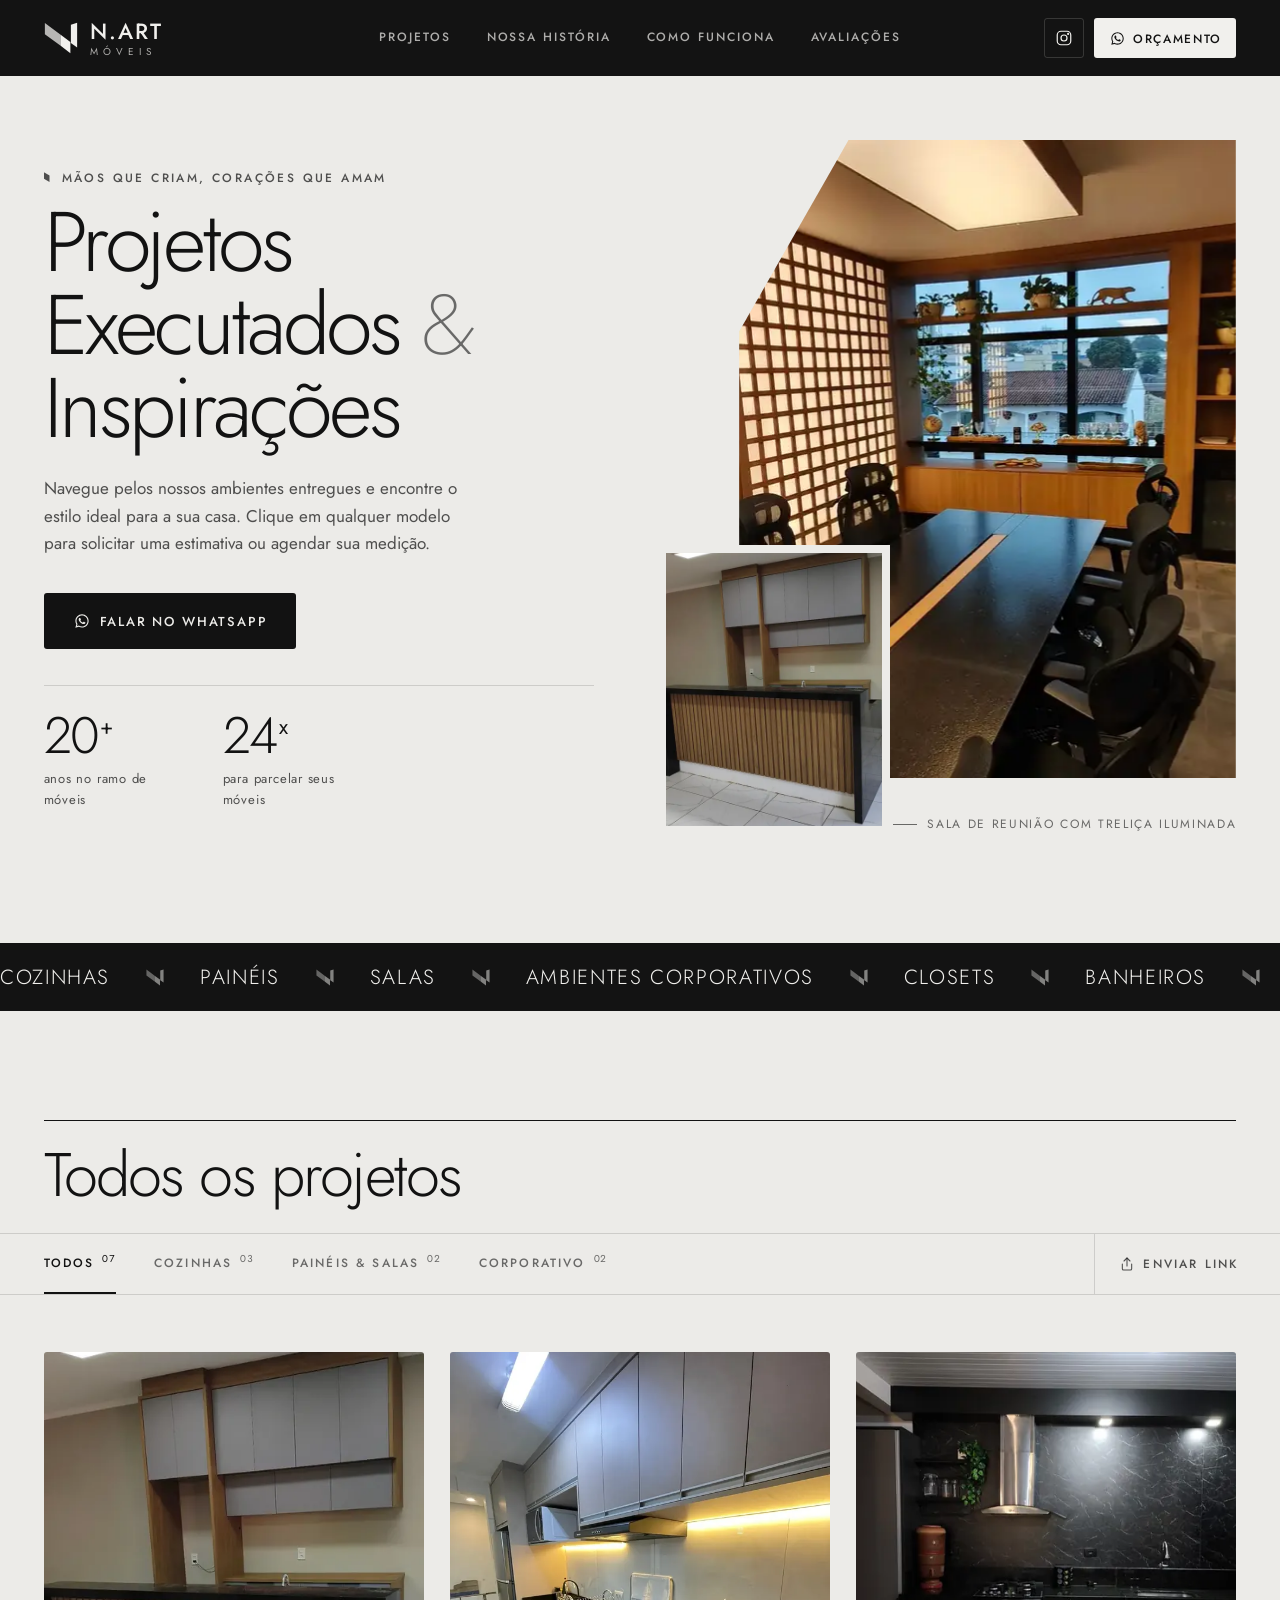
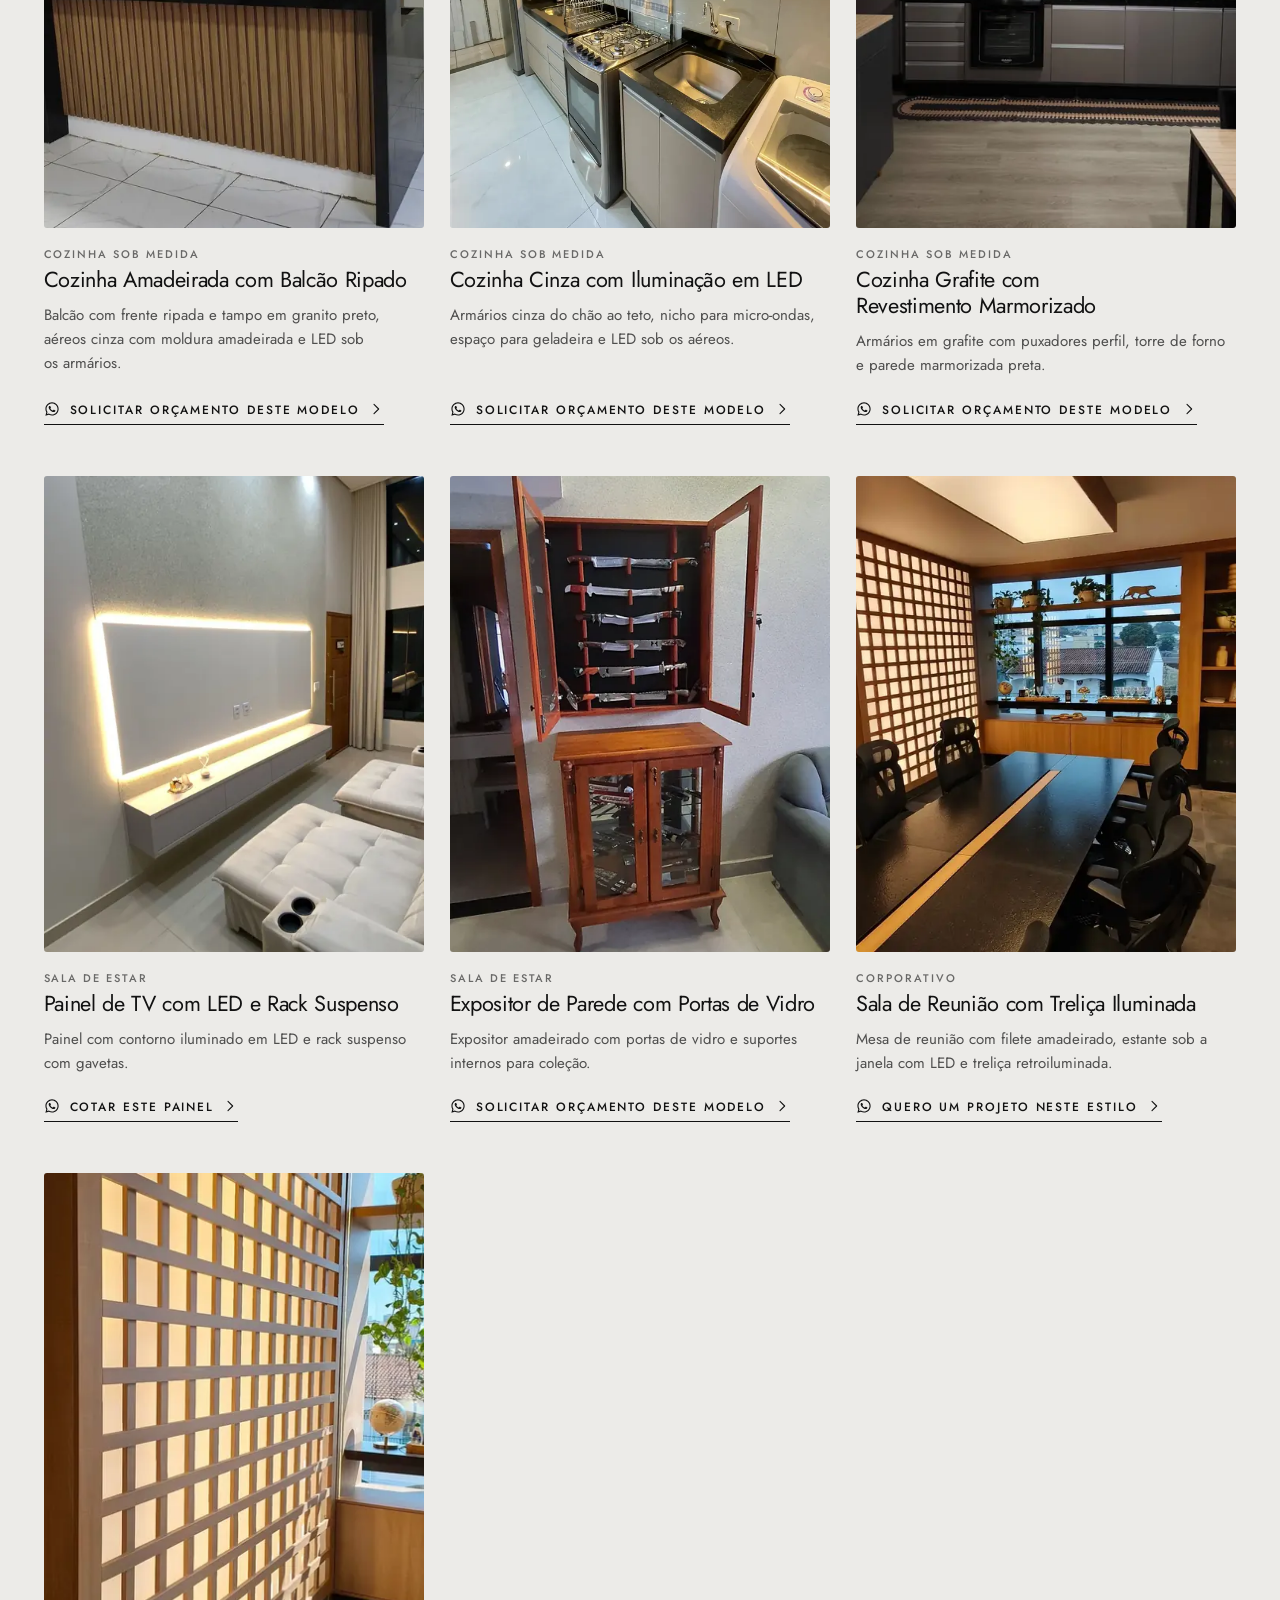
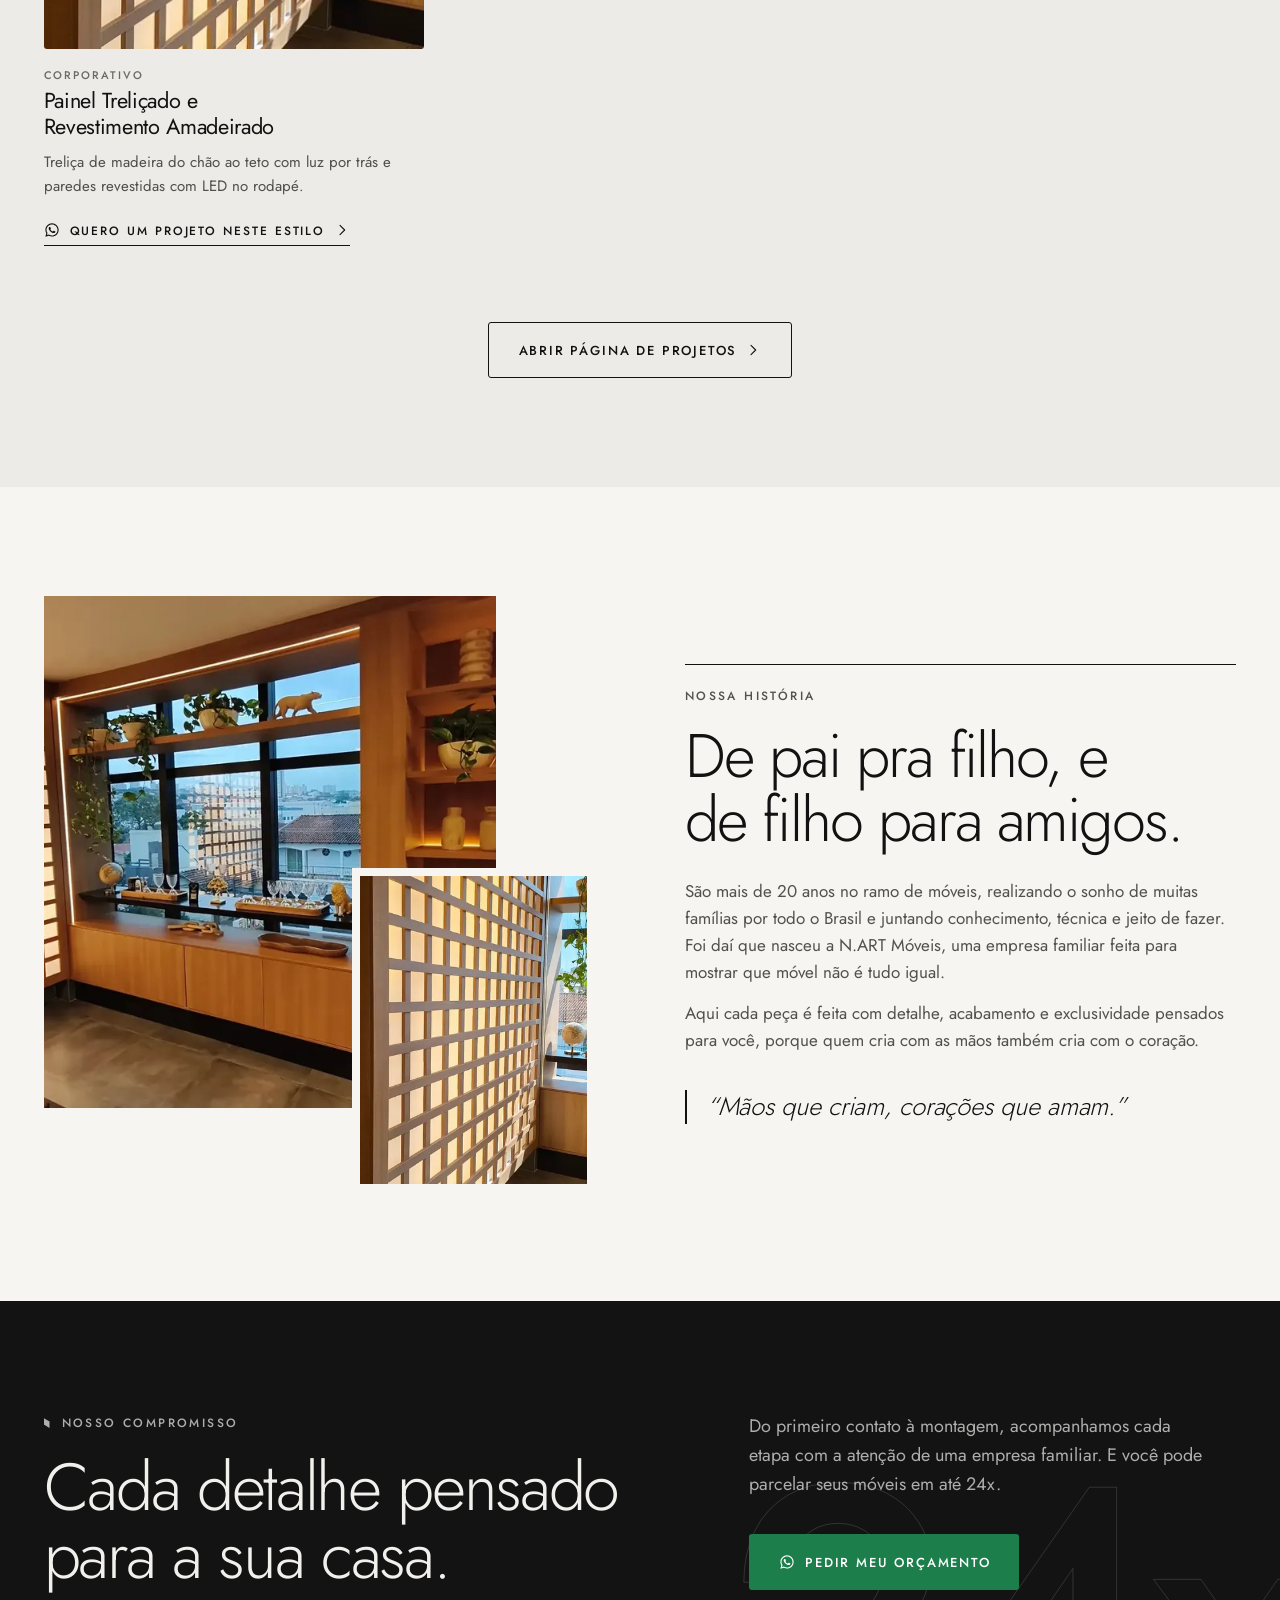
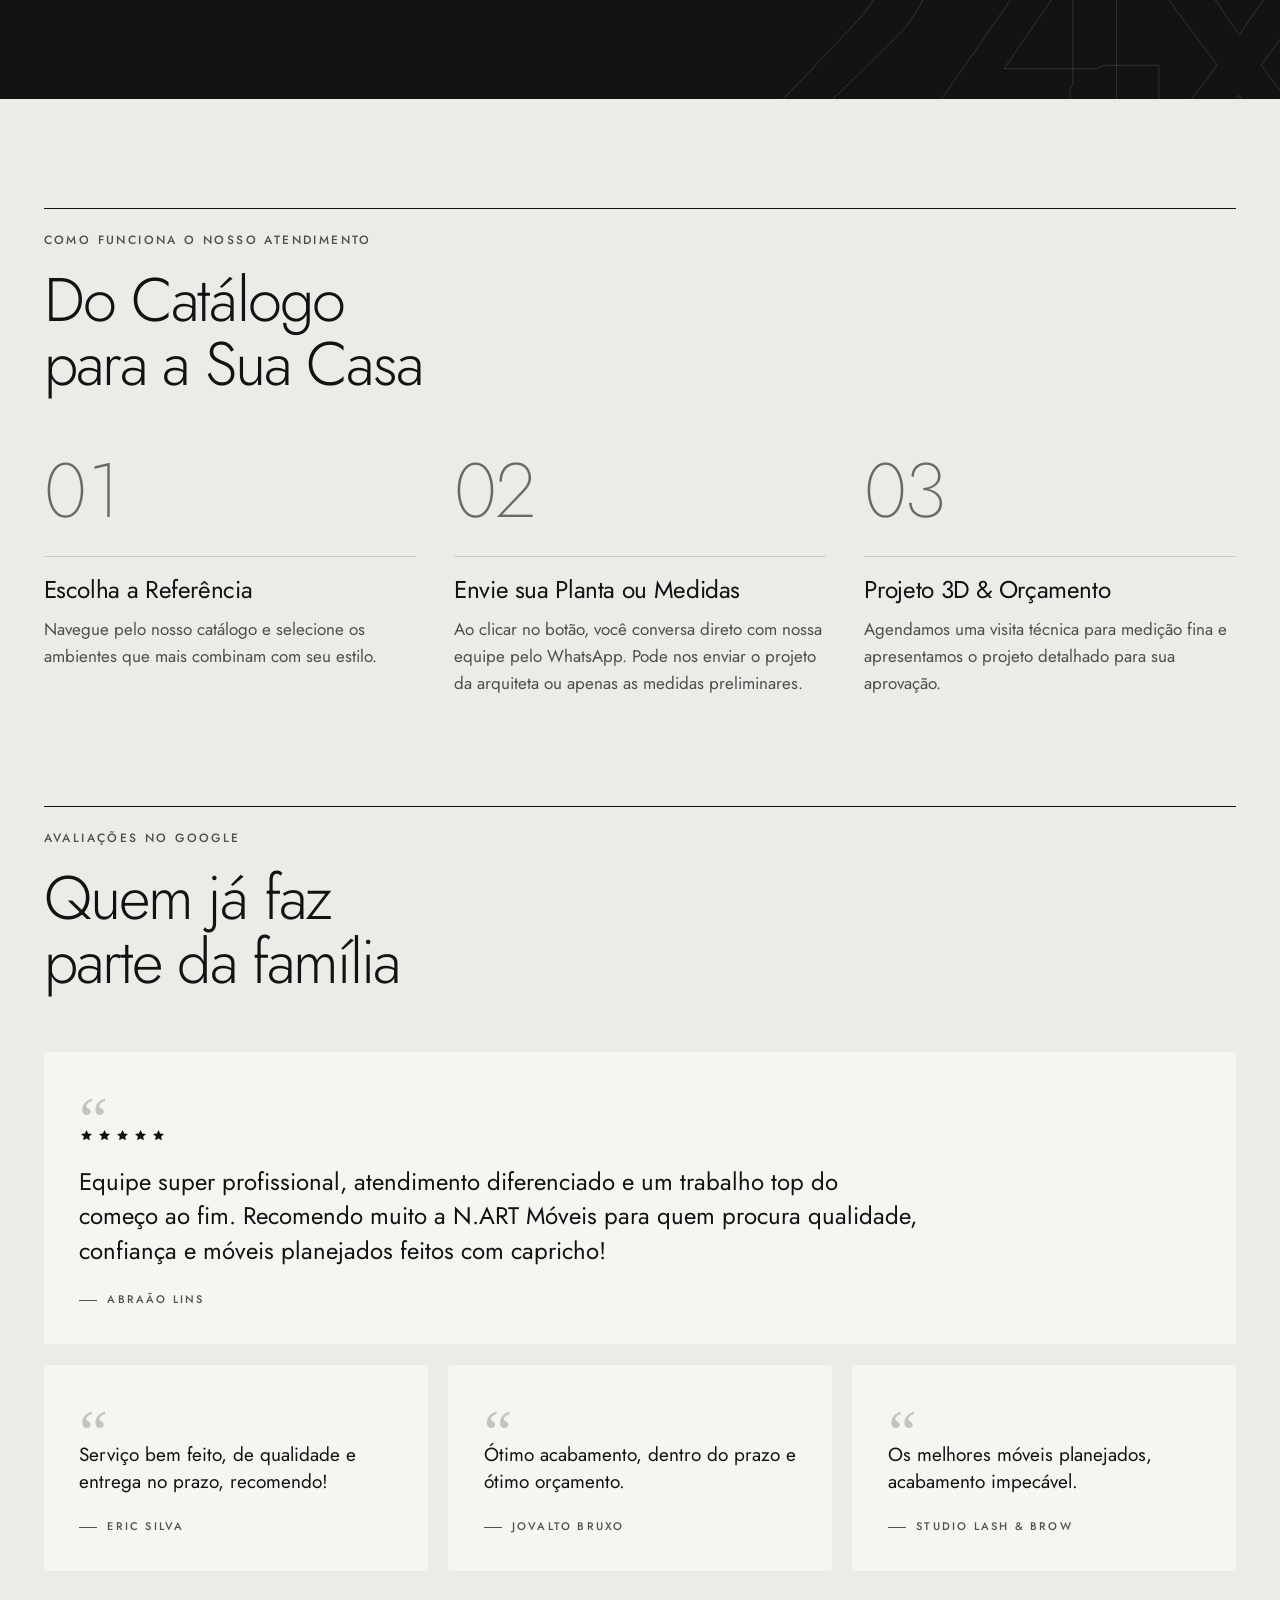
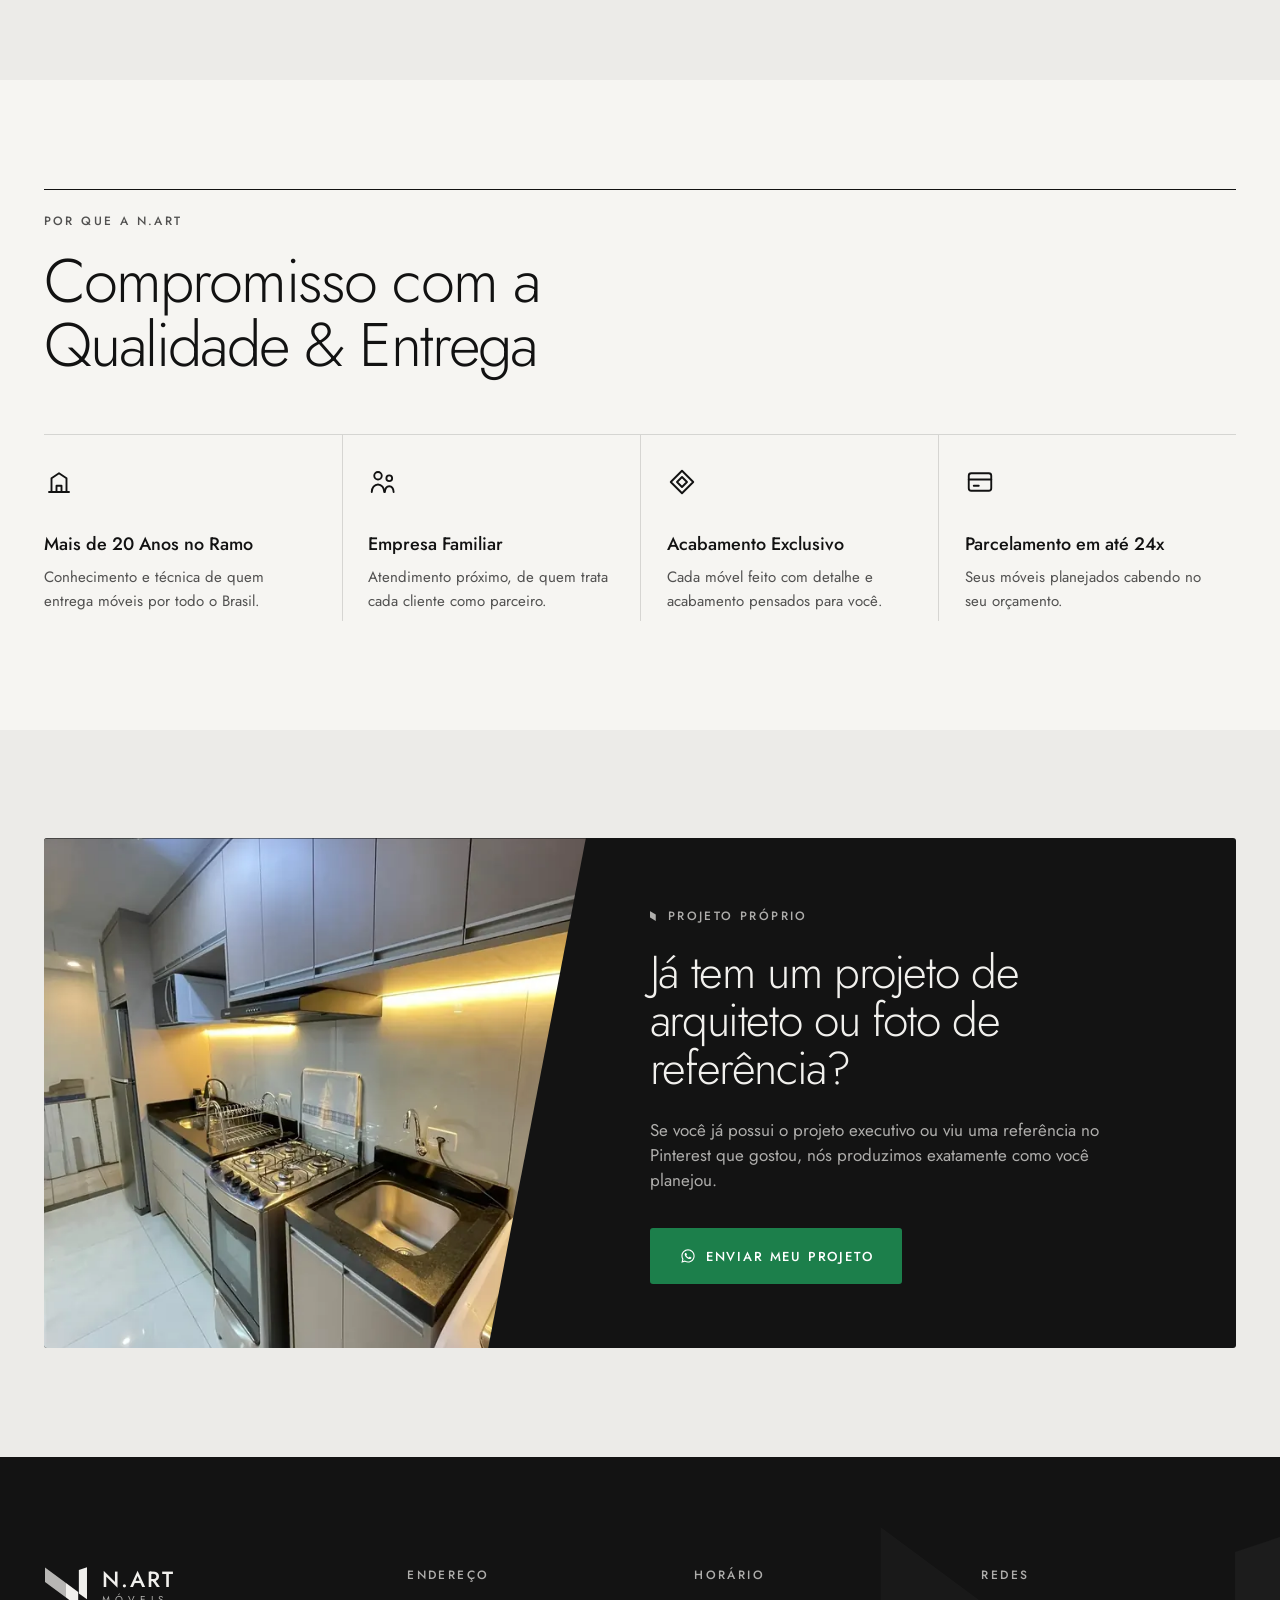
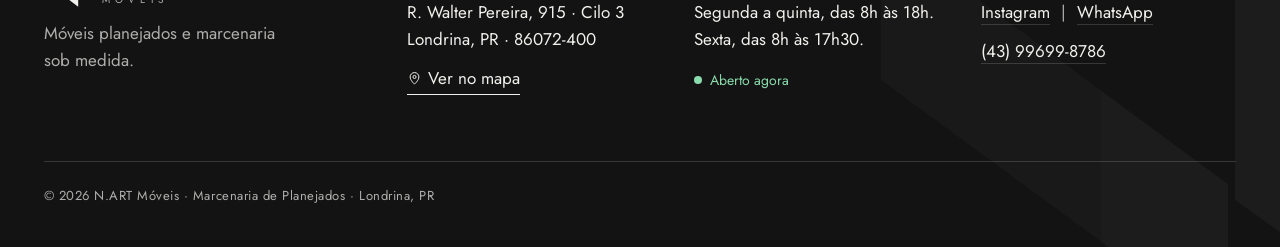
<file: index.html>
<!doctype html>
<html lang="pt-BR">
<head>
  <meta charset="utf-8">
  <meta name="viewport" content="width=device-width, initial-scale=1, viewport-fit=cover">
  <title>N.ART Móveis · Marcenaria de Planejados</title>
  <meta name="description" content="Móveis planejados em Londrina feitos com detalhe, acabamento e exclusividade. Cozinhas, painéis e ambientes corporativos. Orçamento pelo WhatsApp e parcelamento em até 24x.">
  <meta name="theme-color" content="#131313">
  <meta property="og:type" content="website">
  <meta property="og:locale" content="pt_BR">
  <meta property="og:site_name" content="N.ART Móveis">
  <meta property="og:title" content="N.ART Móveis · Conheça nossos projetos">
  <meta property="og:description" content="Móveis planejados sob medida em Londrina e região. Veja cozinhas, painéis e ambientes que entregamos e peça seu orçamento.">
  <meta property="og:url" content="https://nart-moveis.vercel.app/">
  <meta property="og:image" content="https://nart-moveis.vercel.app/assets/og.jpg">
  <meta property="og:image:type" content="image/jpeg">
  <meta property="og:image:width" content="1200">
  <meta property="og:image:height" content="630">
  <meta property="og:image:alt" content="N.ART Móveis: conheça nossos projetos de móveis planejados em Londrina">
  <meta name="twitter:card" content="summary_large_image">
  <meta name="twitter:image" content="https://nart-moveis.vercel.app/assets/og.jpg">
  <link rel="icon" href="assets/favicon.svg?v=1" type="image/svg+xml">
  <link rel="apple-touch-icon" href="assets/favicon.svg?v=1">
  <link rel="preload" as="image" imagesrcset="assets/fotos/corporativo/sala-reuniao-1-480.webp 480w, assets/fotos/corporativo/sala-reuniao-1-640.webp 640w, assets/fotos/corporativo/sala-reuniao-1-800.webp 800w, assets/fotos/corporativo/sala-reuniao-1-1200.webp 1200w" imagesizes="(max-width: 900px) 80vw, (max-width: 1520px) 43vw, 650px" fetchpriority="high">
  <link rel="stylesheet" href="assets/style.css?v=29">
</head>
<body>

<svg width="0" height="0" style="position:absolute" aria-hidden="true">
  <symbol id="i-wa" viewBox="0 0 24 24"><path fill="currentColor" d="M12.04 2C6.58 2 2.13 6.45 2.13 11.91c0 1.75.46 3.45 1.32 4.95L2.05 22l5.25-1.38a9.9 9.9 0 0 0 4.74 1.21c5.46 0 9.91-4.45 9.91-9.91S17.5 2 12.04 2Zm0 18.15c-1.48 0-2.93-.4-4.2-1.15l-.3-.18-3.12.82.83-3.04-.2-.31a8.2 8.2 0 0 1-1.26-4.38c0-4.54 3.7-8.24 8.25-8.24s8.24 3.7 8.24 8.24c0 4.54-3.7 8.24-8.24 8.24Zm4.52-6.16c-.25-.12-1.47-.72-1.7-.8-.22-.09-.39-.13-.56.12-.16.25-.64.8-.78.97-.15.16-.29.18-.54.06-.25-.12-1.05-.39-1.99-1.23-.74-.66-1.23-1.47-1.38-1.72-.14-.25-.01-.38.11-.5.11-.11.25-.29.37-.43.13-.15.17-.25.25-.42.08-.16.04-.31-.02-.43-.06-.12-.56-1.35-.77-1.85-.2-.48-.4-.42-.56-.43h-.48a.92.92 0 0 0-.66.31c-.23.25-.87.85-.87 2.07 0 1.22.89 2.4 1.01 2.56.12.17 1.75 2.67 4.24 3.74.59.26 1.05.41 1.41.52.59.19 1.13.16 1.56.1.48-.07 1.47-.6 1.67-1.18.21-.58.21-1.07.15-1.18-.06-.1-.23-.16-.48-.29Z"/></symbol>
  <symbol id="i-ig" viewBox="0 0 24 24"><g fill="none" stroke="currentColor" stroke-width="1.6"><rect x="3" y="3" width="18" height="18" rx="5"/><circle cx="12" cy="12" r="4"/><circle cx="17.5" cy="6.5" r=".6" fill="currentColor"/></g></symbol>
  <symbol id="i-share" viewBox="0 0 24 24"><g fill="none" stroke="currentColor" stroke-width="1.6" stroke-linecap="round" stroke-linejoin="round"><path d="M12 3v12"/><path d="m7.5 7.5 4.5-4.5 4.5 4.5"/><path d="M5 12v7a2 2 0 0 0 2 2h10a2 2 0 0 0 2-2v-7"/></g></symbol>
  <symbol id="i-close" viewBox="0 0 24 24"><path d="M6 6l12 12M18 6 6 18" fill="none" stroke="currentColor" stroke-width="1.6" stroke-linecap="round"/></symbol>
  <symbol id="i-l" viewBox="0 0 24 24"><path d="M15 5l-7 7 7 7" fill="none" stroke="currentColor" stroke-width="1.6" stroke-linecap="round" stroke-linejoin="round"/></symbol>
  <symbol id="i-r" viewBox="0 0 24 24"><path d="M9 5l7 7-7 7" fill="none" stroke="currentColor" stroke-width="1.6" stroke-linecap="round" stroke-linejoin="round"/></symbol>
  <symbol id="i-pin" viewBox="0 0 24 24"><g fill="none" stroke="currentColor" stroke-width="1.6"><path d="M12 21s7-6.2 7-11.5A7 7 0 0 0 5 9.5C5 14.8 12 21 12 21Z"/><circle cx="12" cy="9.5" r="2.5"/></g></symbol>
  <symbol id="i-zoom" viewBox="0 0 24 24"><g fill="none" stroke="currentColor" stroke-width="1.6" stroke-linecap="round"><path d="M4 9V4h5M20 9V4h-5M4 15v5h5M20 15v5h-5"/></g></symbol>
  <symbol id="nart" viewBox="470 200 260 246"><path d="M476 208 600 300 600 385 476 294Z" fill="currentColor" opacity=".74"/><path d="M600 300 672 353 672 440 600 385Z" fill="currentColor"/><path d="M676 222 724 206 724 396 676 362Z" fill="currentColor"/></symbol>
  <symbol id="i-star" viewBox="0 0 24 24"><path fill="currentColor" d="m12 3 2.7 5.6 6.1.8-4.5 4.2 1.1 6.1L12 16.8 6.6 19.7l1.1-6.1-4.5-4.2 6.1-.8Z"/></symbol>
  <symbol id="i-years" viewBox="0 0 24 24"><g fill="none" stroke="currentColor" stroke-width="1.5" stroke-linecap="round" stroke-linejoin="round"><path d="M4 20h16"/><path d="M6 20V9l6-4 6 4v11"/><path d="M10 20v-5h4v5"/></g></symbol>
  <symbol id="i-family" viewBox="0 0 24 24"><g fill="none" stroke="currentColor" stroke-width="1.5" stroke-linecap="round"><circle cx="8" cy="7" r="3"/><circle cx="17" cy="9" r="2.3"/><path d="M3 20c0-3.3 2.2-6 5-6s5 2.7 5 6"/><path d="M13.5 20c.2-2.6 1.6-4.6 3.5-4.6s3.3 2 3.5 4.6"/></g></symbol>
  <symbol id="i-card" viewBox="0 0 24 24"><g fill="none" stroke="currentColor" stroke-width="1.5" stroke-linecap="round"><rect x="3" y="5" width="18" height="14" rx="2"/><path d="M3 10h18M7 15h4"/></g></symbol>
  <symbol id="i-detail" viewBox="0 0 24 24"><g fill="none" stroke="currentColor" stroke-width="1.5" stroke-linejoin="round"><path d="M12 3 21 12 12 21 3 12Z"/><path d="M12 8 16 12 12 16 8 12Z"/></g></symbol>
</svg>

<header class="header" data-header>
  <div class="wrap header__inner">
    <a class="logo" href="./">
      <svg class="logo__mark" aria-hidden="true"><use href="#nart"/></svg>
      <span class="logo__text"><span class="logo__name">N.ART</span><span class="logo__sub">Móveis</span></span>
    </a>
    <nav class="header__nav" aria-label="Principal">
      <a href="#galeria">Projetos</a>
      <a href="#historia">Nossa história</a>
      <a href="#como-funciona">Como funciona</a>
      <a href="#avaliacoes">Avaliações</a>
    </nav>
    <div class="header__actions">
      <a class="icon-btn" href="https://www.instagram.com/n.art.moveis/" target="_blank" rel="noopener" aria-label="Instagram da N.ART Móveis"><svg class="i"><use href="#i-ig"/></svg></a>
      <a class="btn btn--sm header__cta" data-wa href="https://wa.me/5543996998786" target="_blank" rel="noopener"><svg class="i"><use href="#i-wa"/></svg><span>Orçamento</span></a>
    </div>
  </div>
</header>

<main>

  <!-- Abertura -->
  <section class="hero" data-intro>
    <div class="wrap hero__inner">
      <div class="hero__text">
        <p class="eyebrow eyebrow--mark hero__eyebrow">Mãos que criam, corações que amam</p>
        <h1 class="hero__title">Projetos Executados <em>&amp;</em> Inspirações</h1>
        <p class="hero__lead">Navegue pelos nossos ambientes entregues e encontre o estilo ideal para a sua casa. Clique em qualquer modelo para solicitar uma estimativa ou agendar sua medição.</p>
        <div class="hero__actions">
          <a class="btn btn--ink btn--lg" data-wa href="https://wa.me/5543996998786" target="_blank" rel="noopener"><svg class="i"><use href="#i-wa"/></svg><span>Falar no WhatsApp</span></a>
        </div>
        <dl class="hero__stats">
          <div><dt>20<sup>+</sup></dt><dd>anos no ramo de móveis</dd></div>
          <div><dt>24<sup>x</sup></dt><dd>para parcelar seus móveis</dd></div>
        </dl>
      </div>
      <div class="hero__media" aria-hidden="true">
        <figure class="hero__main"><img src="assets/fotos/corporativo/sala-reuniao-1-800.webp" srcset="assets/fotos/corporativo/sala-reuniao-1-480.webp 480w, assets/fotos/corporativo/sala-reuniao-1-640.webp 640w, assets/fotos/corporativo/sala-reuniao-1-800.webp 800w, assets/fotos/corporativo/sala-reuniao-1-1200.webp 1200w" sizes="(max-width: 900px) 80vw, (max-width: 1520px) 43vw, 650px" width="1170" height="1170" alt="" fetchpriority="high"></figure>
        <figure class="hero__inset"><img src="assets/fotos/cozinhas/balcao-ripado-1-800.webp" srcset="assets/fotos/cozinhas/balcao-ripado-1-480.webp 480w, assets/fotos/cozinhas/balcao-ripado-1-640.webp 640w, assets/fotos/cozinhas/balcao-ripado-1-800.webp 800w, assets/fotos/cozinhas/balcao-ripado-1-1200.webp 1200w" sizes="(max-width: 900px) 40vw, 20vw" width="1170" height="1560" alt="" fetchpriority="low"></figure>
        <span class="hero__caption">Sala de reunião com treliça iluminada</span>
      </div>
    </div>
  </section>

  <div class="marquee" aria-hidden="true"><div class="marquee__track"><span>Cozinhas</span><svg class="marquee__mark" aria-hidden="true"><use href="#nart"/></svg><span>Painéis</span><svg class="marquee__mark" aria-hidden="true"><use href="#nart"/></svg><span>Salas</span><svg class="marquee__mark" aria-hidden="true"><use href="#nart"/></svg><span>Ambientes corporativos</span><svg class="marquee__mark" aria-hidden="true"><use href="#nart"/></svg><span>Closets</span><svg class="marquee__mark" aria-hidden="true"><use href="#nart"/></svg><span>Banheiros</span><svg class="marquee__mark" aria-hidden="true"><use href="#nart"/></svg><span>Cozinhas</span><svg class="marquee__mark" aria-hidden="true"><use href="#nart"/></svg><span>Painéis</span><svg class="marquee__mark" aria-hidden="true"><use href="#nart"/></svg><span>Salas</span><svg class="marquee__mark" aria-hidden="true"><use href="#nart"/></svg><span>Ambientes corporativos</span><svg class="marquee__mark" aria-hidden="true"><use href="#nart"/></svg><span>Closets</span><svg class="marquee__mark" aria-hidden="true"><use href="#nart"/></svg><span>Banheiros</span><svg class="marquee__mark" aria-hidden="true"><use href="#nart"/></svg></div></div>

  <!-- Galeria -->
  <section class="gallery" id="galeria" aria-labelledby="g-title">
    <div class="wrap">
      <header class="sec-head reveal">
        <div class="sec-head__row">
          <h2 class="sec-title" id="g-title" data-g-title>Todos os projetos</h2>
        </div>
      </header>
    </div>
    <div class="bar" data-bar>
      <div class="wrap bar__inner">
        <div class="chips" role="tablist" aria-label="Filtrar por ambiente" data-chips></div>
        <button class="bar__share" data-share aria-label="Enviar link desta categoria"><svg class="i"><use href="#i-share"/></svg><span>Enviar link</span></button>
      </div>
    </div>
    <div class="wrap">
      <div class="cards" data-grid></div>
      <p class="gallery__all"><a class="btn btn--line btn--lg" href="projetos.html"><span>Abrir página de projetos</span><svg class="i"><use href="#i-r"/></svg></a></p>
      <div class="gallery__more" data-more hidden>
        <p>Quer ver outros ambientes?</p>
        <div class="chips chips--wrap" data-more-chips></div>
      </div>
    </div>
  </section>

  <!-- Nossa história -->
  <section class="story" id="historia" aria-labelledby="story-title">
    <div class="wrap story__inner">
      <div class="story__media reveal">
        <figure class="story__a"><img src="assets/fotos/corporativo/sala-reuniao-3-800.webp" srcset="assets/fotos/corporativo/sala-reuniao-3-480.webp 480w, assets/fotos/corporativo/sala-reuniao-3-640.webp 640w, assets/fotos/corporativo/sala-reuniao-3-800.webp 800w, assets/fotos/corporativo/sala-reuniao-3-1200.webp 1200w" sizes="(max-width: 900px) 80vw, 40vw" width="1170" height="1170" alt="Estante amadeirada iluminada sob a janela de uma sala de reunião" loading="lazy"></figure>
        <figure class="story__b"><img src="assets/fotos/corporativo/trelica-1-800.webp" srcset="assets/fotos/corporativo/trelica-1-480.webp 480w, assets/fotos/corporativo/trelica-1-640.webp 640w, assets/fotos/corporativo/trelica-1-800.webp 800w, assets/fotos/corporativo/trelica-1-1200.webp 1200w" sizes="(max-width: 900px) 44vw, 20vw" width="1170" height="1170" alt="Detalhe da treliça de madeira retroiluminada" loading="lazy"></figure>
      </div>
      <div class="story__body reveal">
        <header class="sec-head">
          <p class="eyebrow">Nossa história</p>
          <h2 class="sec-title" id="story-title">De pai pra filho, e de filho para amigos.</h2>
        </header>
        <p>São mais de 20 anos no ramo de móveis, realizando o sonho de muitas famílias por todo o Brasil e juntando conhecimento, técnica e jeito de fazer. Foi daí que nasceu a N.ART Móveis, uma empresa familiar feita para mostrar que móvel não é tudo igual.</p>
        <p>Aqui cada peça é feita com detalhe, acabamento e exclusividade pensados para você, porque quem cria com as mãos também cria com o coração.</p>
        <blockquote class="story__quote">“Mãos que criam, corações que amam.”</blockquote>
      </div>
    </div>
  </section>

  <!-- Compromisso -->
  <section class="promise" aria-labelledby="promise-title">
    <span class="promise__big" aria-hidden="true">24x</span>
    <div class="wrap promise__inner reveal">
      <div>
        <p class="eyebrow eyebrow--mark">Nosso compromisso</p>
        <h2 class="promise__title" id="promise-title">Cada detalhe pensado para a sua casa.</h2>
      </div>
      <div class="promise__side">
        <p>Do primeiro contato à montagem, acompanhamos cada etapa com a atenção de uma empresa familiar. E você pode parcelar seus móveis em até 24x.</p>
        <a class="btn btn--wa btn--lg" data-wa href="https://wa.me/5543996998786" target="_blank" rel="noopener"><svg class="i"><use href="#i-wa"/></svg><span>Pedir Meu Orçamento</span></a>
      </div>
    </div>
  </section>

  <!-- Como funciona -->
  <section class="steps" id="como-funciona" aria-labelledby="steps-title">
    <div class="wrap">
      <header class="sec-head reveal">
        <p class="eyebrow">Como funciona o nosso atendimento</p>
        <h2 class="sec-title" id="steps-title">Do Catálogo para a Sua Casa</h2>
      </header>
      <ol class="steps__list">
        <li class="step reveal">
          <span class="step__num">01</span>
          <h3>Escolha a Referência</h3>
          <p>Navegue pelo nosso catálogo e selecione os ambientes que mais combinam com seu estilo.</p>
        </li>
        <li class="step reveal">
          <span class="step__num">02</span>
          <h3>Envie sua Planta ou Medidas</h3>
          <p>Ao clicar no botão, você conversa direto com nossa equipe pelo WhatsApp. Pode nos enviar o projeto da arquiteta ou apenas as medidas preliminares.</p>
        </li>
        <li class="step reveal">
          <span class="step__num">03</span>
          <h3>Projeto 3D &amp; Orçamento</h3>
          <p>Agendamos uma visita técnica para medição fina e apresentamos o projeto detalhado para sua aprovação.</p>
        </li>
      </ol>
    </div>
  </section>

  <!-- Avaliações -->
  <section class="reviews" id="avaliacoes" aria-labelledby="reviews-title">
    <div class="wrap">
      <header class="sec-head reveal">
        <p class="eyebrow">Avaliações no Google</p>
        <h2 class="sec-title" id="reviews-title">Quem já faz parte da família</h2>
      </header>
      <div class="reviews__grid">
        <figure class="review review--wide reveal">
          <span class="review__stars" role="img" aria-label="5 estrelas"><svg class="i"><use href="#i-star"/></svg><svg class="i"><use href="#i-star"/></svg><svg class="i"><use href="#i-star"/></svg><svg class="i"><use href="#i-star"/></svg><svg class="i"><use href="#i-star"/></svg></span>
          <blockquote>Equipe super profissional, atendimento diferenciado e um trabalho top do começo ao fim. Recomendo muito a N.ART Móveis para quem procura qualidade, confiança e móveis planejados feitos com capricho!</blockquote>
          <figcaption>Abraão Lins</figcaption>
        </figure>
        <figure class="review reveal">
          <blockquote>Serviço bem feito, de qualidade e entrega no prazo, recomendo!</blockquote>
          <figcaption>Eric Silva</figcaption>
        </figure>
        <figure class="review reveal">
          <blockquote>Ótimo acabamento, dentro do prazo e ótimo orçamento.</blockquote>
          <figcaption>Jovalto Bruxo</figcaption>
        </figure>
        <figure class="review reveal">
          <blockquote>Os melhores móveis planejados, acabamento impecável.</blockquote>
          <figcaption>Studio Lash &amp; Brow</figcaption>
        </figure>
      </div>
    </div>
  </section>

  <!-- Diferenciais -->
  <section class="about" id="sobre" aria-labelledby="about-title">
    <div class="wrap">
      <header class="sec-head reveal">
        <p class="eyebrow">Por que a N.ART</p>
        <h2 class="sec-title" id="about-title">Compromisso com a Qualidade &amp; Entrega</h2>
      </header>
      <div class="perks">
        <div class="perk reveal">
          <svg class="perk__i"><use href="#i-years"/></svg>
          <h3>Mais de 20 Anos no Ramo</h3>
          <p>Conhecimento e técnica de quem entrega móveis por todo o Brasil.</p>
        </div>
        <div class="perk reveal">
          <svg class="perk__i"><use href="#i-family"/></svg>
          <h3>Empresa Familiar</h3>
          <p>Atendimento próximo, de quem trata cada cliente como parceiro.</p>
        </div>
        <div class="perk reveal">
          <svg class="perk__i"><use href="#i-detail"/></svg>
          <h3>Acabamento Exclusivo</h3>
          <p>Cada móvel feito com detalhe e acabamento pensados para você.</p>
        </div>
        <div class="perk reveal">
          <svg class="perk__i"><use href="#i-card"/></svg>
          <h3>Parcelamento em até 24x</h3>
          <p>Seus móveis planejados cabendo no seu orçamento.</p>
        </div>
      </div>
    </div>
  </section>

  <!-- Projeto próprio -->
  <section class="custom" aria-labelledby="custom-title">
    <div class="wrap">
      <div class="custom__box reveal">
        <figure class="custom__img" aria-hidden="true"><img src="assets/fotos/cozinhas/cinza-led-1-800.webp" srcset="assets/fotos/cozinhas/cinza-led-1-480.webp 480w, assets/fotos/cozinhas/cinza-led-1-640.webp 640w, assets/fotos/cozinhas/cinza-led-1-800.webp 800w, assets/fotos/cozinhas/cinza-led-1-1200.webp 1200w" sizes="(max-width: 900px) 100vw, 45vw" width="1170" height="1560" alt="" loading="lazy"></figure>
        <div class="custom__body">
          <p class="eyebrow eyebrow--mark">Projeto próprio</p>
          <h2 class="custom__title" id="custom-title">Já tem um projeto de arquiteto ou foto de referência?</h2>
          <p class="custom__text">Se você já possui o projeto executivo ou viu uma referência no Pinterest que gostou, nós produzimos exatamente como você planejou.</p>
          <a class="btn btn--wa btn--lg" data-wa="projeto" href="https://wa.me/5543996998786" target="_blank" rel="noopener"><svg class="i"><use href="#i-wa"/></svg><span>Enviar Meu Projeto</span></a>
        </div>
      </div>
    </div>
  </section>
</main>

<!-- Rodapé -->
<footer class="footer" id="contato">
  <div class="wrap">
    <div class="footer__grid">
      <div>
        <p class="footer__brand"><svg class="footer__mark" aria-hidden="true"><use href="#nart"/></svg><span class="logo__text"><span class="logo__name">N.ART</span><span class="logo__sub">Móveis</span></span></p>
        <p class="footer__legal">Móveis planejados e marcenaria sob medida.</p>
      </div>
      <div>
        <h3>Endereço</h3>
        <p>R. Walter Pereira, 915 · Cilo 3<br>Londrina, PR · 86072-400</p>
        <a class="link" href="https://www.google.com/maps/search/?api=1&amp;query=N.ART+Moveis+R.+Walter+Pereira+915+Londrina+PR" target="_blank" rel="noopener"><svg class="i"><use href="#i-pin"/></svg>Ver no mapa</a>
      </div>
      <div>
        <h3>Horário</h3>
        <p>Segunda a quinta, das 8h às 18h.<br>Sexta, das 8h às 17h30.</p>
        <p class="footer__status" data-status></p>
      </div>
      <div>
        <h3>Redes</h3>
        <p><a href="https://www.instagram.com/n.art.moveis/" target="_blank" rel="noopener">Instagram</a> <span class="footer__sep">|</span> <a data-wa href="https://wa.me/5543996998786" target="_blank" rel="noopener">WhatsApp</a></p>
        <p><a href="tel:+5543996998786">(43) 99699-8786</a></p>
      </div>
    </div>
    <p class="footer__copy">© <span data-year>2026</span> N.ART Móveis · Marcenaria de Planejados · Londrina, PR</p>
  </div>
  <svg class="footer__watermark" aria-hidden="true"><use href="#nart"/></svg>
</footer>

<!-- Botão flutuante -->
<a class="fab" data-wa href="https://wa.me/5543996998786" target="_blank" rel="noopener"><svg class="i"><use href="#i-wa"/></svg><span>Falar com Consultor</span></a>

<!-- Foto ampliada -->
<div class="lb" data-lb role="dialog" aria-modal="true" aria-labelledby="lb-title" hidden>
  <div class="lb__top">
    <p class="lb__info"><span data-lb-tag></span><span data-lb-pos></span></p>
    <button class="icon-btn icon-btn--dark" data-lb-close aria-label="Fechar"><svg class="i"><use href="#i-close"/></svg></button>
  </div>
  <div class="lb__stage" data-lb-stage>
    <button class="icon-btn icon-btn--dark lb__nav lb__nav--prev" data-lb-prev aria-label="Projeto anterior"><svg class="i"><use href="#i-l"/></svg></button>
    <figure class="lb__fig" data-lb-fig></figure>
    <button class="icon-btn icon-btn--dark lb__nav lb__nav--next" data-lb-next aria-label="Próximo projeto"><svg class="i"><use href="#i-r"/></svg></button>
  </div>
  <div class="lb__dots" data-lb-dots aria-hidden="true"></div>
  <div class="lb__bottom">
    <div class="lb__text">
      <h2 class="lb__title" id="lb-title" data-lb-title></h2>
      <p class="lb__details" data-lb-details></p>
    </div>
    <a class="btn btn--wa btn--lg" data-lb-wa href="https://wa.me/5543996998786" target="_blank" rel="noopener"><svg class="i"><use href="#i-wa"/></svg><span class="lb__cta-full" data-lb-cta></span><span class="lb__cta-short">Pedir orçamento</span></a>
  </div>
</div>

<div class="toast" data-toast role="status" aria-live="polite"></div>

<script src="assets/data.js?v=1" defer></script>
<script src="assets/app.js?v=18" defer></script>
</body>
</html>
</file>
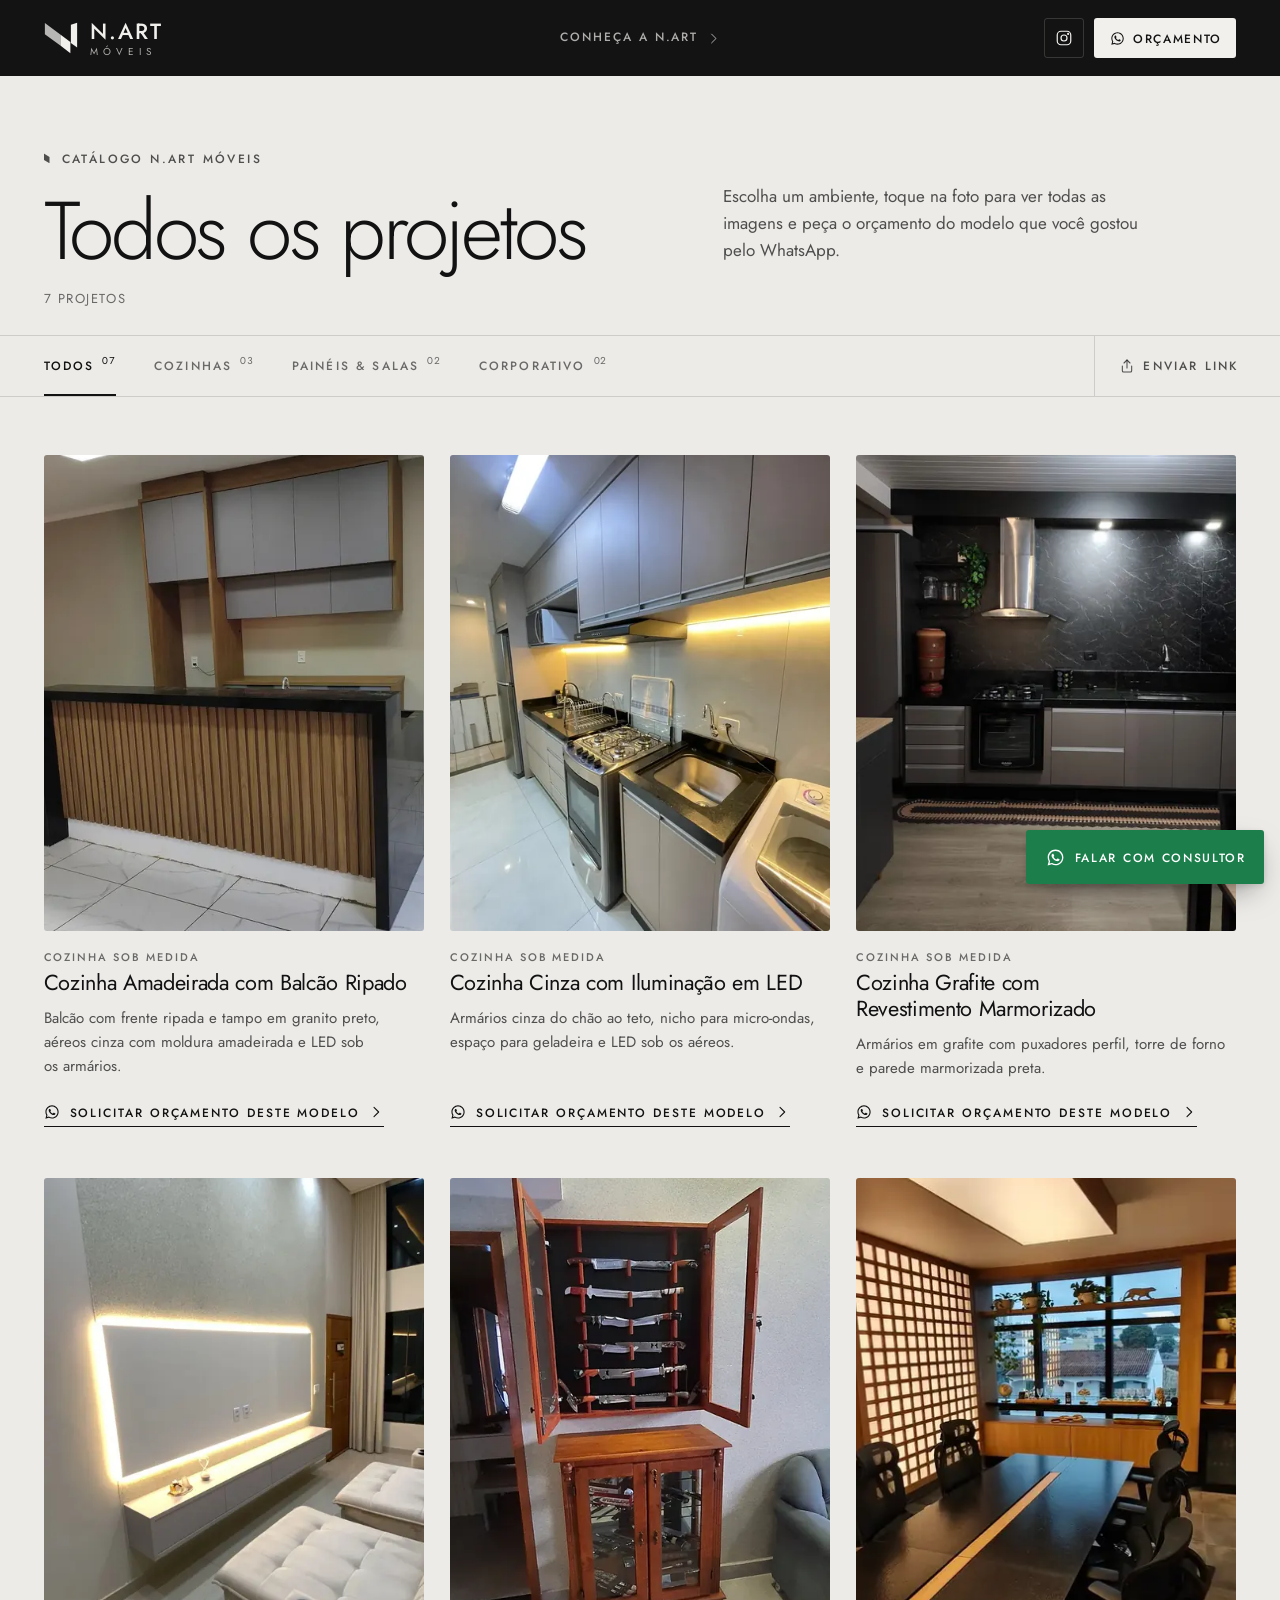
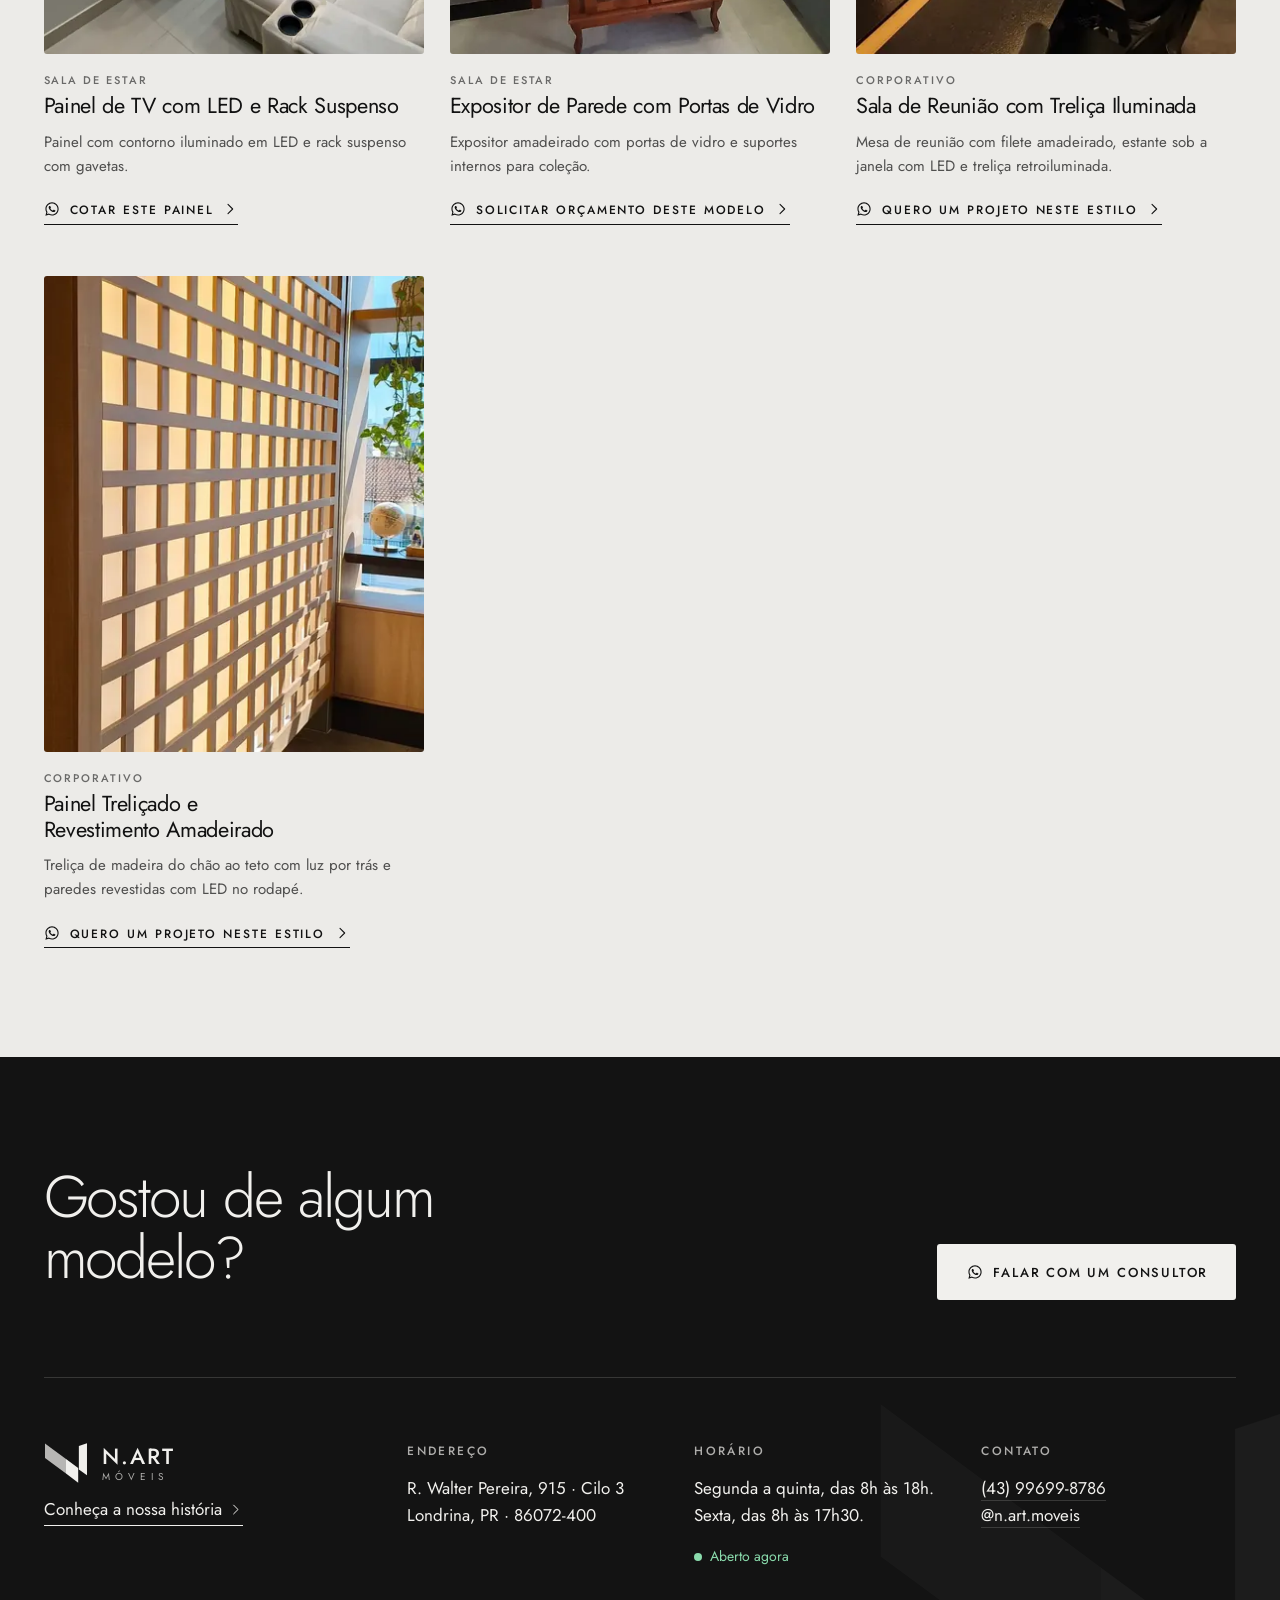
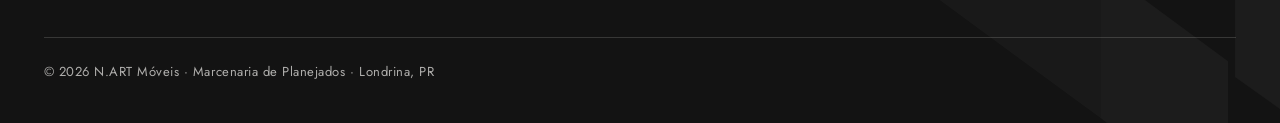
<file: projetos.html>
<!doctype html>
<html lang="pt-BR">
<head>
  <meta charset="utf-8">
  <meta name="viewport" content="width=device-width, initial-scale=1, viewport-fit=cover">
  <title>Projetos · N.ART Móveis</title>
  <meta name="description" content="Catálogo de projetos da N.ART Móveis: cozinhas, painéis e ambientes corporativos. Escolha um modelo e peça seu orçamento pelo WhatsApp.">
  <meta name="theme-color" content="#131313">
  <meta property="og:type" content="website">
  <meta property="og:locale" content="pt_BR">
  <meta property="og:site_name" content="N.ART Móveis">
  <meta property="og:title" content="N.ART Móveis · Conheça nossos projetos">
  <meta property="og:description" content="Móveis planejados sob medida em Londrina e região. Veja cozinhas, painéis e ambientes que entregamos e peça seu orçamento.">
  <meta property="og:url" content="https://nart-moveis.vercel.app/projetos.html">
  <meta property="og:image" content="https://nart-moveis.vercel.app/assets/og.jpg">
  <meta property="og:image:type" content="image/jpeg">
  <meta property="og:image:width" content="1200">
  <meta property="og:image:height" content="630">
  <meta property="og:image:alt" content="N.ART Móveis: conheça nossos projetos de móveis planejados em Londrina">
  <meta name="twitter:card" content="summary_large_image">
  <meta name="twitter:image" content="https://nart-moveis.vercel.app/assets/og.jpg">
  <link rel="icon" href="assets/favicon.svg?v=1" type="image/svg+xml">
  <link rel="apple-touch-icon" href="assets/favicon.svg?v=1">
  <link rel="preload" href="assets/fonts/jost-latin.woff2" as="font" type="font/woff2" crossorigin>
  <link rel="preload" as="image" imagesrcset="assets/fotos/cozinhas/balcao-ripado-1-480.webp 480w, assets/fotos/cozinhas/balcao-ripado-1-640.webp 640w, assets/fotos/cozinhas/balcao-ripado-1-800.webp 800w, assets/fotos/cozinhas/balcao-ripado-1-1200.webp 1200w" imagesizes="(max-width: 620px) 50vw, (max-width: 1080px) 50vw, 33vw" fetchpriority="high">
  <link rel="stylesheet" href="assets/style.css?v=29">
</head>
<body class="page-catalog">

<svg width="0" height="0" style="position:absolute" aria-hidden="true">
  <symbol id="i-wa" viewBox="0 0 24 24"><path fill="currentColor" d="M12.04 2C6.58 2 2.13 6.45 2.13 11.91c0 1.75.46 3.45 1.32 4.95L2.05 22l5.25-1.38a9.9 9.9 0 0 0 4.74 1.21c5.46 0 9.91-4.45 9.91-9.91S17.5 2 12.04 2Zm0 18.15c-1.48 0-2.93-.4-4.2-1.15l-.3-.18-3.12.82.83-3.04-.2-.31a8.2 8.2 0 0 1-1.26-4.38c0-4.54 3.7-8.24 8.25-8.24s8.24 3.7 8.24 8.24c0 4.54-3.7 8.24-8.24 8.24Zm4.52-6.16c-.25-.12-1.47-.72-1.7-.8-.22-.09-.39-.13-.56.12-.16.25-.64.8-.78.97-.15.16-.29.18-.54.06-.25-.12-1.05-.39-1.99-1.23-.74-.66-1.23-1.47-1.38-1.72-.14-.25-.01-.38.11-.5.11-.11.25-.29.37-.43.13-.15.17-.25.25-.42.08-.16.04-.31-.02-.43-.06-.12-.56-1.35-.77-1.85-.2-.48-.4-.42-.56-.43h-.48a.92.92 0 0 0-.66.31c-.23.25-.87.85-.87 2.07 0 1.22.89 2.4 1.01 2.56.12.17 1.75 2.67 4.24 3.74.59.26 1.05.41 1.41.52.59.19 1.13.16 1.56.1.48-.07 1.47-.6 1.67-1.18.21-.58.21-1.07.15-1.18-.06-.1-.23-.16-.48-.29Z"/></symbol>
  <symbol id="i-ig" viewBox="0 0 24 24"><g fill="none" stroke="currentColor" stroke-width="1.6"><rect x="3" y="3" width="18" height="18" rx="5"/><circle cx="12" cy="12" r="4"/><circle cx="17.5" cy="6.5" r=".6" fill="currentColor"/></g></symbol>
  <symbol id="i-share" viewBox="0 0 24 24"><g fill="none" stroke="currentColor" stroke-width="1.6" stroke-linecap="round" stroke-linejoin="round"><path d="M12 3v12"/><path d="m7.5 7.5 4.5-4.5 4.5 4.5"/><path d="M5 12v7a2 2 0 0 0 2 2h10a2 2 0 0 0 2-2v-7"/></g></symbol>
  <symbol id="i-close" viewBox="0 0 24 24"><path d="M6 6l12 12M18 6 6 18" fill="none" stroke="currentColor" stroke-width="1.6" stroke-linecap="round"/></symbol>
  <symbol id="i-l" viewBox="0 0 24 24"><path d="M15 5l-7 7 7 7" fill="none" stroke="currentColor" stroke-width="1.6" stroke-linecap="round" stroke-linejoin="round"/></symbol>
  <symbol id="i-r" viewBox="0 0 24 24"><path d="M9 5l7 7-7 7" fill="none" stroke="currentColor" stroke-width="1.6" stroke-linecap="round" stroke-linejoin="round"/></symbol>
  <symbol id="i-pin" viewBox="0 0 24 24"><g fill="none" stroke="currentColor" stroke-width="1.6"><path d="M12 21s7-6.2 7-11.5A7 7 0 0 0 5 9.5C5 14.8 12 21 12 21Z"/><circle cx="12" cy="9.5" r="2.5"/></g></symbol>
  <symbol id="i-zoom" viewBox="0 0 24 24"><g fill="none" stroke="currentColor" stroke-width="1.6" stroke-linecap="round"><path d="M4 9V4h5M20 9V4h-5M4 15v5h5M20 15v5h-5"/></g></symbol>
  <symbol id="nart" viewBox="470 200 260 246"><path d="M476 208 600 300 600 385 476 294Z" fill="currentColor" opacity=".74"/><path d="M600 300 672 353 672 440 600 385Z" fill="currentColor"/><path d="M676 222 724 206 724 396 676 362Z" fill="currentColor"/></symbol>
  <symbol id="i-star" viewBox="0 0 24 24"><path fill="currentColor" d="m12 3 2.7 5.6 6.1.8-4.5 4.2 1.1 6.1L12 16.8 6.6 19.7l1.1-6.1-4.5-4.2 6.1-.8Z"/></symbol>
  <symbol id="i-years" viewBox="0 0 24 24"><g fill="none" stroke="currentColor" stroke-width="1.5" stroke-linecap="round" stroke-linejoin="round"><path d="M4 20h16"/><path d="M6 20V9l6-4 6 4v11"/><path d="M10 20v-5h4v5"/></g></symbol>
  <symbol id="i-family" viewBox="0 0 24 24"><g fill="none" stroke="currentColor" stroke-width="1.5" stroke-linecap="round"><circle cx="8" cy="7" r="3"/><circle cx="17" cy="9" r="2.3"/><path d="M3 20c0-3.3 2.2-6 5-6s5 2.7 5 6"/><path d="M13.5 20c.2-2.6 1.6-4.6 3.5-4.6s3.3 2 3.5 4.6"/></g></symbol>
  <symbol id="i-card" viewBox="0 0 24 24"><g fill="none" stroke="currentColor" stroke-width="1.5" stroke-linecap="round"><rect x="3" y="5" width="18" height="14" rx="2"/><path d="M3 10h18M7 15h4"/></g></symbol>
  <symbol id="i-detail" viewBox="0 0 24 24"><g fill="none" stroke="currentColor" stroke-width="1.5" stroke-linejoin="round"><path d="M12 3 21 12 12 21 3 12Z"/><path d="M12 8 16 12 12 16 8 12Z"/></g></symbol>
</svg>

<header class="header" data-header>
  <div class="wrap header__inner">
    <a class="logo" href="./">
      <svg class="logo__mark" aria-hidden="true"><use href="#nart"/></svg>
      <span class="logo__text"><span class="logo__name">N.ART</span><span class="logo__sub">Móveis</span></span>
    </a>
    <a class="header__back" href="./">Conheça a N.ART<svg class="i"><use href="#i-r"/></svg></a>
    <div class="header__actions">
      <a class="icon-btn" href="https://www.instagram.com/n.art.moveis/" target="_blank" rel="noopener" aria-label="Instagram da N.ART Móveis"><svg class="i"><use href="#i-ig"/></svg></a>
      <a class="btn btn--sm header__cta" data-wa href="https://wa.me/5543996998786" target="_blank" rel="noopener"><svg class="i"><use href="#i-wa"/></svg><span>Orçamento</span></a>
    </div>
  </div>
</header>

<main>

  <!-- Catálogo -->
  <section class="gallery gallery--catalog" id="galeria" aria-labelledby="g-title">
    <div class="wrap">
      <header class="catalog__head">
        <p class="eyebrow eyebrow--mark">Catálogo N.ART Móveis</p>
        <div class="catalog__row">
          <h1 class="catalog__title" id="g-title" data-g-title>Todos os projetos</h1>
          <p class="catalog__lead">Escolha um ambiente, toque na foto para ver todas as imagens e peça o orçamento do modelo que você gostou pelo WhatsApp.</p>
        </div>
        <p class="gallery__count" data-g-count></p>
      </header>
    </div>
    <div class="bar" data-bar>
      <div class="wrap bar__inner">
        <div class="chips" role="tablist" aria-label="Filtrar por ambiente" data-chips></div>
        <button class="bar__share" data-share aria-label="Enviar link desta categoria"><svg class="i"><use href="#i-share"/></svg><span>Enviar link</span></button>
      </div>
    </div>
    <div class="wrap">
      <div class="cards" data-grid></div>
      <div class="gallery__more" data-more hidden>
        <p>Quer ver outros ambientes?</p>
        <div class="chips chips--wrap" data-more-chips></div>
      </div>
    </div>
  </section>

</main>

<footer class="footer footer--mini" id="contato">
  <div class="wrap">
    <div class="footer__top">
      <p class="footer__cta">Gostou de algum modelo?</p>
      <a class="btn btn--light btn--lg" data-wa href="https://wa.me/5543996998786" target="_blank" rel="noopener"><svg class="i"><use href="#i-wa"/></svg><span>Falar com um consultor</span></a>
    </div>
    <div class="footer__grid">
      <div>
        <p class="footer__brand"><svg class="footer__mark" aria-hidden="true"><use href="#nart"/></svg><span class="logo__text"><span class="logo__name">N.ART</span><span class="logo__sub">Móveis</span></span></p>
        <a class="link" href="./">Conheça a nossa história<svg class="i"><use href="#i-r"/></svg></a>
      </div>
      <div>
        <h3>Endereço</h3>
        <p>R. Walter Pereira, 915 · Cilo 3<br>Londrina, PR · 86072-400</p>
      </div>
      <div>
        <h3>Horário</h3>
        <p>Segunda a quinta, das 8h às 18h.<br>Sexta, das 8h às 17h30.</p>
        <p class="footer__status" data-status></p>
      </div>
      <div>
        <h3>Contato</h3>
        <p><a href="tel:+5543996998786">(43) 99699-8786</a><br><a href="https://www.instagram.com/n.art.moveis/" target="_blank" rel="noopener">@n.art.moveis</a></p>
      </div>
    </div>
    <p class="footer__copy">© <span data-year>2026</span> N.ART Móveis · Marcenaria de Planejados · Londrina, PR</p>
  </div>
  <svg class="footer__watermark" aria-hidden="true"><use href="#nart"/></svg>
</footer>

<!-- Botão flutuante -->
<a class="fab" data-wa href="https://wa.me/5543996998786" target="_blank" rel="noopener"><svg class="i"><use href="#i-wa"/></svg><span>Falar com Consultor</span></a>

<!-- Foto ampliada -->
<div class="lb" data-lb role="dialog" aria-modal="true" aria-labelledby="lb-title" hidden>
  <div class="lb__top">
    <p class="lb__info"><span data-lb-tag></span><span data-lb-pos></span></p>
    <button class="icon-btn icon-btn--dark" data-lb-close aria-label="Fechar"><svg class="i"><use href="#i-close"/></svg></button>
  </div>
  <div class="lb__stage" data-lb-stage>
    <button class="icon-btn icon-btn--dark lb__nav lb__nav--prev" data-lb-prev aria-label="Projeto anterior"><svg class="i"><use href="#i-l"/></svg></button>
    <figure class="lb__fig" data-lb-fig></figure>
    <button class="icon-btn icon-btn--dark lb__nav lb__nav--next" data-lb-next aria-label="Próximo projeto"><svg class="i"><use href="#i-r"/></svg></button>
  </div>
  <div class="lb__dots" data-lb-dots aria-hidden="true"></div>
  <div class="lb__bottom">
    <div class="lb__text">
      <h2 class="lb__title" id="lb-title" data-lb-title></h2>
      <p class="lb__details" data-lb-details></p>
    </div>
    <a class="btn btn--wa btn--lg" data-lb-wa href="https://wa.me/5543996998786" target="_blank" rel="noopener"><svg class="i"><use href="#i-wa"/></svg><span class="lb__cta-full" data-lb-cta></span><span class="lb__cta-short">Pedir orçamento</span></a>
  </div>
</div>

<div class="toast" data-toast role="status" aria-live="polite"></div>

<script src="assets/data.js?v=1"></script>
<script src="assets/app.js?v=18"></script>
</body>
</html>
</file>
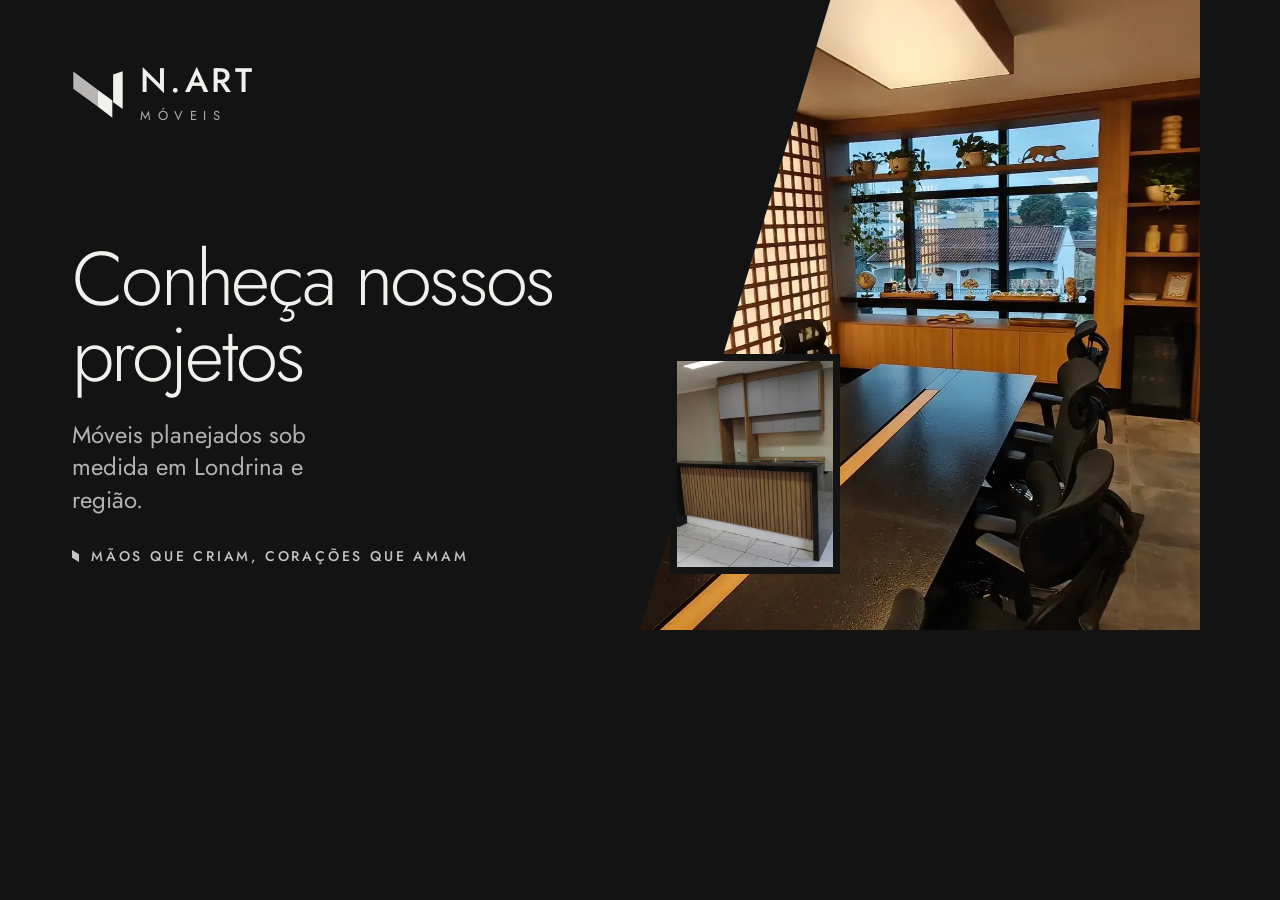
<file: tools/og.html>
<!doctype html>
<!-- Modelo da imagem de prévia do link (WhatsApp, redes). Gere com:
     msedge --headless=new --window-size=1200,630 --screenshot=og.png tools/og.html -->
<html lang="pt-BR">
<head>
<meta charset="utf-8">
<style>
  @font-face { font-family: "Jost"; src: url("../assets/fonts/jost-latin.woff2") format("woff2"); font-weight: 200 600; }
  * { box-sizing: border-box; margin: 0; }
  html, body { width: 1200px; height: 630px; overflow: hidden; }
  body { position: relative; background: #131313; color: #f1f0ed; font-family: "Jost", Arial, sans-serif; -webkit-font-smoothing: antialiased; }
  .photo { position: absolute; top: 0; right: 0; bottom: 0; width: 560px; clip-path: polygon(34% 0, 100% 0, 100% 100%, 0 100%); }
  .photo img { width: 100%; height: 100%; object-fit: cover; }
  .inset { position: absolute; right: 360px; bottom: 56px; width: 170px; height: 220px; border: 7px solid #131313; overflow: hidden; }
  .inset img { width: 100%; height: 100%; object-fit: cover; }
  .text { position: absolute; left: 72px; top: 64px; bottom: 64px; width: 560px; display: flex; flex-direction: column; }
  .brand { display: flex; align-items: center; gap: 16px; }
  .brand svg { width: 52px; height: 49px; color: #f1f0ed; }
  .name { font-size: 34px; font-weight: 500; letter-spacing: .1em; line-height: 1; }
  .sub { font-size: 13px; letter-spacing: .5em; text-transform: uppercase; color: rgba(241, 240, 237, .7); margin-top: 8px; }
  h1 { margin-top: auto; font-weight: 300; font-size: 76px; line-height: 1; letter-spacing: -.035em; }
  p { margin-top: 26px; font-size: 24px; line-height: 1.35; color: rgba(241, 240, 237, .72); max-width: 22ch; }
  .tag { margin-top: 30px; display: inline-flex; align-items: center; gap: 12px; font-size: 14px; font-weight: 500; letter-spacing: .2em; text-transform: uppercase; color: rgba(241, 240, 237, .8); }
  .tag::before { content: ""; width: 7px; height: 12px; background: currentColor; clip-path: polygon(0 0, 100% 36%, 100% 100%, 0 64%); }
</style>
</head>
<body>
  <figure class="photo"><img src="../assets/fotos/corporativo/sala-reuniao-1-1200.webp" alt=""></figure>
  <figure class="inset"><img src="../assets/fotos/cozinhas/balcao-ripado-1-480.webp" alt=""></figure>
  <div class="text">
    <div class="brand">
      <svg viewBox="470 200 260 246" aria-hidden="true"><path d="M476 208 600 300 600 385 476 294Z" fill="currentColor" opacity=".74"/><path d="M600 300 672 353 672 440 600 385Z" fill="currentColor"/><path d="M676 222 724 206 724 396 676 362Z" fill="currentColor"/></svg>
      <div><div class="name">N.ART</div><div class="sub">Móveis</div></div>
    </div>
    <h1>Conheça nossos projetos</h1>
    <p>Móveis planejados sob medida em Londrina e região.</p>
    <span class="tag">Mãos que criam, corações que amam</span>
  </div>
</body>
</html>
</file>
<file: assets/style.css>
/* N.ART Móveis · Marcenaria de Planejados */
/* Jost servida pelo próprio site. A reserva (Arial ajustada) tem as medidas da Jost para o texto não pular ao trocar */
@font-face { font-family: "Jost"; src: url("fonts/jost-latin.woff2") format("woff2"); font-weight: 200 600; font-style: normal; font-display: swap; }
@font-face { font-family: "Jost Fallback"; src: local("Arial"); size-adjust: 93.8%; ascent-override: 114%; descent-override: 40%; line-gap-override: 0%; }
:root {
  --bg: #ecebe8;
  --bg-2: #e2e1dd;
  --paper: #f6f5f2;
  --ink: #121212;
  --ink-soft: rgba(18, 18, 18, 0.72);
  --ink-faint: rgba(18, 18, 18, 0.6);
  --line: rgba(18, 18, 18, 0.14);
  --graphite: #3d3d3d;
  --night: #131313;
  --on-dark: #f1f0ed;
  --on-dark-soft: rgba(241, 240, 237, 0.7);
  --line-dark: rgba(241, 240, 237, 0.16);
  --wa: #1c7f4b;
  --wa-hover: #156a3d;
  --font: "Jost", "Jost Fallback", Arial, sans-serif;
  --gutter: clamp(16px, 3.4vw, 56px);
  --radius: 3px;
  --ease: cubic-bezier(0.22, 1, 0.36, 1);
  --header-h: 76px;
  --slant: 36deg; /* ângulo da diagonal do N */
}

*, *::before, *::after { box-sizing: border-box; }
html { -webkit-text-size-adjust: 100%; scroll-behavior: smooth; scroll-padding-top: calc(var(--header-h) + 72px); }
body {
  margin: 0; background: var(--bg); color: var(--ink);
  font-family: var(--font); font-size: 17px; line-height: 1.6;
  -webkit-font-smoothing: antialiased; overflow-x: hidden;
}
body.is-locked { overflow: hidden; }
[hidden] { display: none !important; }
img { display: block; max-width: 100%; }
a { color: inherit; text-decoration: none; }
button { font: inherit; color: inherit; background: none; border: 0; padding: 0; cursor: pointer; }
h1, h2, h3, p, figure, ol, dl, dd, blockquote { margin: 0; }
::selection { background: var(--ink); color: var(--bg); }
:focus-visible { outline: 2px solid var(--ink); outline-offset: 3px; }

.wrap { padding-inline: var(--gutter); max-width: 1520px; margin-inline: auto; }
.eyebrow { font-size: 12px; font-weight: 500; letter-spacing: .2em; text-transform: uppercase; color: var(--ink-soft); }
.eyebrow--mark { display: inline-flex; align-items: center; gap: 12px; }
.eyebrow--mark { line-height: 1; }
.eyebrow--mark::before { content: ""; width: 6px; height: 10px; background: currentColor; clip-path: polygon(0 0, 100% 36%, 100% 100%, 0 64%); flex: none; position: relative; top: -.5px; }

/* Entrada suave */
.reveal { opacity: 0; transform: translateY(24px); transition: opacity 1s var(--ease), transform 1s var(--ease); }
.reveal.is-in { opacity: 1; transform: none; }
.steps__list .reveal:nth-child(2), .perks .reveal:nth-child(2), .reviews__grid .reveal:nth-child(3) { transition-delay: .08s; }
.steps__list .reveal:nth-child(3), .perks .reveal:nth-child(3), .reviews__grid .reveal:nth-child(4) { transition-delay: .16s; }
.perks .reveal:nth-child(4) { transition-delay: .24s; }

/* Cabeçalho de seção numerado */
.sec-head { position: relative; display: grid; gap: 14px; padding-top: 22px; border-top: 1px solid var(--ink); margin-bottom: clamp(36px, 5vw, 64px); }
.sec-head__num { position: absolute; top: 22px; right: 0; font-size: 12px; font-weight: 500; letter-spacing: .2em; color: var(--ink-faint); font-variant-numeric: tabular-nums; }
.sec-head__row { display: flex; align-items: baseline; justify-content: space-between; gap: 16px; }
.sec-title { font-weight: 300; font-size: clamp(36px, 4.8vw, 68px); line-height: 1.04; letter-spacing: -.03em; max-width: 18ch; text-wrap: balance; }

/* ---------- Botões ---------- */
.i { width: 18px; height: 18px; flex: none; }
.btn {
  display: inline-flex; align-items: center; justify-content: center; gap: 10px;
  min-height: 50px; padding: 0 24px; border-radius: var(--radius);
  font-size: 13px; font-weight: 500; letter-spacing: .14em; text-transform: uppercase; line-height: 1.3; text-align: center;
  transition: background-color .4s var(--ease), color .4s var(--ease), border-color .4s var(--ease), transform .4s var(--ease);
}
.btn .i { transition: transform .4s var(--ease); }
.btn:hover .i:last-child { transform: translateX(3px); }
.btn:active { transform: scale(.98); }
.btn--sm { min-height: 40px; padding: 0 16px; font-size: 12px; gap: 8px; }
.btn--sm .i { width: 16px; height: 16px; }
.btn--lg { min-height: 56px; padding: 14px 30px; }
.btn--ink { background: var(--ink); color: var(--bg); }
.btn--ink:hover { background: var(--graphite); }
.btn--line { border: 1px solid var(--ink); }
.btn--line:hover { background: var(--ink); color: var(--bg); }
.btn--wa { background: var(--wa); color: #fff; }
.btn--wa:hover { background: var(--wa-hover); }
.btn--light { background: var(--on-dark); color: var(--night); }
.btn--light:hover { background: #fff; }

.icon-btn {
  width: 40px; height: 40px; flex: none; border-radius: var(--radius);
  display: inline-grid; place-items: center; border: 1px solid var(--line);
  transition: background-color .35s var(--ease), border-color .35s var(--ease), color .35s var(--ease);
}
.icon-btn:hover { border-color: var(--ink); }
.icon-btn--dark { border-color: var(--line-dark); color: var(--on-dark); width: 48px; height: 48px; }
.icon-btn--dark:hover { background: var(--on-dark); color: var(--night); border-color: var(--on-dark); }

.link { display: inline-flex; align-items: center; gap: 6px; border-bottom: 1px solid currentColor; padding-bottom: 2px; }
.link .i { width: 15px; height: 15px; }

/* ---------- Header ---------- */
.header { position: sticky; top: 0; z-index: 40; background: var(--night); color: var(--on-dark); transition: transform .45s var(--ease); }
.nav-hidden .header { transform: translateY(-100%); }
.nav-hidden .bar { top: 0; }
.header .logo__sub { color: var(--on-dark-soft); }
.header .icon-btn { border-color: var(--line-dark); }
.header .icon-btn:hover { background: var(--on-dark); color: var(--night); border-color: var(--on-dark); }
.header__cta { background: var(--on-dark); color: var(--night); }
.header__cta:hover { background: #fff; }
.header__inner { height: var(--header-h); display: grid; grid-template-columns: 1fr auto 1fr; align-items: center; gap: 16px; }
.logo { display: inline-flex; align-items: center; gap: 12px; justify-self: start; }
.logo__mark { width: 34px; height: 32px; flex: none; }
.logo__text { display: inline-flex; flex-direction: column; line-height: 1; gap: 5px; }
.logo__name { font-size: 22px; font-weight: 500; letter-spacing: .1em; }
.logo__sub { font-size: 10px; font-weight: 400; letter-spacing: .5em; text-transform: uppercase; color: var(--ink-soft); }
.header__nav { display: flex; gap: 36px; font-size: 12px; font-weight: 500; letter-spacing: .16em; text-transform: uppercase; color: var(--on-dark-soft); }
.header__nav a { position: relative; padding-block: 6px; transition: color .3s var(--ease); }
.header__nav a::after { content: ""; position: absolute; left: 0; right: 0; bottom: 0; height: 1px; background: currentColor; transform: scaleX(0); transform-origin: right; transition: transform .5s var(--ease); }
.header__nav a:hover { color: var(--on-dark); }
.header__nav a:hover::after { transform: scaleX(1); transform-origin: left; }
.header__actions { justify-self: end; display: flex; align-items: center; gap: 10px; }

/* ---------- Abertura ---------- */
.hero { padding: clamp(32px, 5vw, 72px) 0 clamp(56px, 7vw, 104px); }
.hero__inner { display: grid; grid-template-columns: minmax(0, 1fr) minmax(0, 1.05fr); gap: clamp(32px, 5vw, 88px); align-items: center; }
.hero__eyebrow { margin-bottom: clamp(20px, 2.4vw, 32px); }
.hero__title { font-weight: 300; font-size: clamp(46px, 6.6vw, 112px); line-height: .98; letter-spacing: -.04em; }
.hero__title em { font-style: normal; font-weight: 200; color: var(--ink-faint); }
.hero__lead { font-size: clamp(17px, 1.3vw, 19px); color: var(--ink-soft); max-width: 44ch; margin: clamp(24px, 2.6vw, 36px) 0; }
.hero__actions { display: flex; flex-wrap: wrap; gap: 12px; }
.hero__stats { display: flex; gap: clamp(28px, 4vw, 64px); margin-top: clamp(36px, 4vw, 56px); padding-top: 24px; border-top: 1px solid var(--line); }
.hero__stats dt { font-size: clamp(40px, 4vw, 56px); font-weight: 300; line-height: 1; letter-spacing: -.03em; }
.hero__stats sup { font-size: .42em; font-weight: 400; vertical-align: top; position: relative; top: .3em; margin-left: 2px; }
.hero__stats dd { font-size: 13px; letter-spacing: .06em; color: var(--ink-soft); margin-top: 8px; max-width: 16ch; }

.hero__media { position: relative; aspect-ratio: 5 / 6; }
.hero__main { position: absolute; inset: 0 0 8% 14%; overflow: hidden; clip-path: polygon(22% 0, 100% 0, 100% 100%, 0 100%, 0 30%); background: var(--bg-2); }
.hero__main img, .hero__inset img { width: 100%; height: 100%; object-fit: cover; }
.hero__main img { animation: heroZoom 14s var(--ease) both; }
@keyframes heroZoom { from { transform: scale(1.08); } to { transform: scale(1); } }
.hero__inset { position: absolute; left: 0; bottom: 0; width: 40%; aspect-ratio: 4 / 5; overflow: hidden; border: 8px solid var(--bg); background: var(--bg-2); }
.hero__caption { position: absolute; right: 0; bottom: 0; font-size: 12px; letter-spacing: .14em; text-transform: uppercase; color: var(--ink-faint); }
.hero__caption::before { content: ""; display: inline-block; width: 24px; height: 1px; background: currentColor; vertical-align: middle; margin-right: 10px; }

/* ---------- Faixa de ambientes ---------- */
.marquee { overflow: hidden; background: var(--night); color: var(--on-dark); padding-block: 18px; }
.marquee__track { display: flex; align-items: center; gap: 36px; width: max-content; animation: marquee 38s linear infinite; }
.marquee__track span { font-size: clamp(18px, 1.6vw, 22px); font-weight: 300; letter-spacing: .08em; text-transform: uppercase; white-space: nowrap; }
.marquee__mark { width: 18px; height: 17px; flex: none; opacity: .5; }
@keyframes marquee { to { transform: translateX(-50%); } }
.is-shared [data-intro], .is-shared .marquee { display: none; }

/* ---------- Galeria ---------- */
.gallery { padding: clamp(72px, 9vw, 136px) 0 clamp(72px, 9vw, 128px); }
.gallery .sec-head { margin-bottom: 0; }
.gallery__count { font-size: 13px; letter-spacing: .12em; text-transform: uppercase; color: var(--ink-faint); white-space: nowrap; }

.bar {
  position: sticky; top: var(--header-h); z-index: 30; margin: clamp(28px, 3vw, 40px) 0 clamp(32px, 4vw, 56px); transition: top .45s var(--ease);
  background: var(--bg);
  border-block: 1px solid var(--line);
}
.bar__inner { display: flex; align-items: stretch; gap: 24px; height: 60px; }
.chips { position: relative; display: flex; gap: clamp(24px, 3vw, 44px); overflow-x: auto; scrollbar-width: none; flex: 1; min-width: 0; -webkit-mask-image: linear-gradient(to right, #000 calc(100% - 32px), transparent); mask-image: linear-gradient(to right, #000 calc(100% - 32px), transparent); padding-right: 32px; scroll-snap-type: x proximity; }
.chips::-webkit-scrollbar { display: none; }
.chip {
  position: relative; flex: none; display: inline-flex; align-items: center; gap: 8px; scroll-snap-align: start;
  font-size: 12px; font-weight: 500; letter-spacing: .18em; text-transform: uppercase; color: var(--ink-faint);
  transition: color .3s var(--ease);
}
.chip small { font-size: 10px; letter-spacing: .06em; font-weight: 400; font-variant-numeric: tabular-nums; transform: translateY(-5px); }
.chip::after { content: ""; position: absolute; left: 0; right: 0; bottom: 0; height: 2px; background: var(--ink); transform: scaleX(0); transform-origin: left; transition: transform .45s var(--ease); }
.chip:hover, .chip[aria-selected="true"] { color: var(--ink); }
.chip[aria-selected="true"]::after { transform: scaleX(1); }
.bar__share {
  flex: none; display: inline-flex; align-items: center; gap: 8px; padding-left: 24px; border-left: 1px solid var(--line);
  font-size: 12px; font-weight: 500; letter-spacing: .18em; text-transform: uppercase; color: var(--ink-soft); transition: color .3s var(--ease);
}
.bar__share:hover { color: var(--ink); }
.bar__share .i { width: 16px; height: 16px; }
.chips--wrap { flex-wrap: wrap; overflow: visible; justify-content: center; -webkit-mask-image: none; mask-image: none; padding: 0; gap: 14px 36px; }
.chips--wrap .chip { height: 40px; }

.cards { display: grid; grid-template-columns: repeat(3, 1fr); gap: clamp(40px, 4vw, 64px) clamp(16px, 2vw, 32px); }
/* Só fade: sem deslocamento, os títulos de uma mesma linha ficam sempre alinhados */
.card { display: flex; flex-direction: column; opacity: 0; transition: opacity .8s var(--ease); }
.card.is-in { opacity: 1; }
.cards .card:nth-child(3n+2) { transition-delay: .08s; }
.cards .card:nth-child(3n) { transition-delay: .16s; }
.card__media { position: relative; display: block; width: 100%; aspect-ratio: 4 / 5; overflow: hidden; background: var(--bg-2); cursor: zoom-in; border-radius: var(--radius); }
.card__media img { width: 100%; height: 100%; object-fit: cover; transition: transform 1.4s var(--ease); }
.card__media:hover img { transform: scale(1.05); }
.card__veil { position: absolute; inset: 0; display: flex; align-items: flex-end; padding: 16px; background: linear-gradient(to top, rgba(10, 10, 10, .55), rgba(10, 10, 10, 0) 45%); opacity: 0; transition: opacity .5s var(--ease); }
.card__open { display: inline-flex; align-items: center; gap: 8px; font-size: 12px; font-weight: 500; letter-spacing: .16em; text-transform: uppercase; color: #fff; transform: translateY(8px); transition: transform .5s var(--ease); }
.card__open .i { width: 15px; height: 15px; }
.card__media:hover .card__veil, .card__media:focus-visible .card__veil { opacity: 1; }
.card__media:hover .card__open, .card__media:focus-visible .card__open { transform: none; }
.card__body { display: flex; flex-direction: column; flex: 1; padding-top: 20px; }
.card__meta { display: flex; align-items: center; gap: 12px; margin-bottom: 6px; line-height: 1.2; font-size: 11px; font-weight: 500; letter-spacing: .18em; text-transform: uppercase; color: var(--ink-faint); }
.card__num { color: var(--ink); font-variant-numeric: tabular-nums; }
.card__num::after { content: ""; display: inline-block; width: 18px; height: 1px; background: currentColor; vertical-align: middle; margin-left: 12px; }
.card__title { font-weight: 400; font-size: clamp(21px, 1.7vw, 26px); line-height: 1.2; letter-spacing: -.015em; margin-bottom: 10px; text-wrap: balance; }
.card__details { color: var(--ink-soft); font-size: 15px; margin-bottom: 22px; text-wrap: pretty; }
.card__cta {
  margin-top: auto; align-self: start; display: inline-flex; align-items: center; gap: 10px; padding-bottom: 6px;
  font-size: 12px; font-weight: 500; letter-spacing: .16em; text-transform: uppercase;
  background: linear-gradient(currentColor, currentColor) left bottom / 100% 1px no-repeat;
  transition: color .3s var(--ease);
}
.card__cta .i { width: 16px; height: 16px; }
.card__cta .card__arrow { transition: transform .4s var(--ease); }
.card__cta:hover { color: var(--wa); }
.card__cta:hover .card__arrow { transform: translateX(4px); }

.gallery__more { margin-top: clamp(64px, 7vw, 96px); text-align: center; display: grid; gap: 18px; justify-items: center; }
.gallery__more p { font-size: clamp(24px, 2.4vw, 32px); font-weight: 300; letter-spacing: -.02em; }

/* ---------- Nossa história ---------- */
.story { padding: clamp(72px, 9vw, 136px) 0; background: var(--paper); }
.story__inner { display: grid; grid-template-columns: 1fr 1fr; gap: clamp(40px, 7vw, 120px); align-items: center; }
.story__media { position: relative; aspect-ratio: 1 / 1.08; }
.story__a { position: absolute; inset: 0 18% 14% 0; overflow: hidden; }
.story__b { position: absolute; right: 0; bottom: 0; width: 44%; aspect-ratio: 3 / 4; overflow: hidden; border: 8px solid var(--paper); }
.story__a img, .story__b img { width: 100%; height: 100%; object-fit: cover; }
.story__body > p { color: var(--ink-soft); max-width: 54ch; margin-bottom: 16px; }
.story__quote { margin-top: 32px; padding-left: 20px; border-left: 2px solid var(--ink); font-size: clamp(22px, 2vw, 28px); font-weight: 300; font-style: italic; line-height: 1.3; letter-spacing: -.01em; }

/* ---------- Compromisso ---------- */
.promise { position: relative; overflow: hidden; background: var(--night); color: var(--on-dark); padding: clamp(80px, 10vw, 152px) 0; }
.promise__big {
  position: absolute; right: -2vw; bottom: -6vw; font-size: clamp(200px, 30vw, 520px); font-weight: 500; line-height: .8; letter-spacing: -.06em;
  color: transparent; -webkit-text-stroke: 1px rgba(241, 240, 237, .14); pointer-events: none; user-select: none;
}
.promise .eyebrow { color: var(--on-dark-soft); }
.promise__inner { position: relative; display: grid; grid-template-columns: 1.3fr 1fr; gap: 32px 72px; align-items: end; }
.promise__title { font-weight: 300; font-size: clamp(38px, 5.2vw, 80px); line-height: 1.02; letter-spacing: -.035em; max-width: 14ch; margin-top: 22px; text-wrap: balance; }
.promise__side p { color: var(--on-dark-soft); font-size: 18px; max-width: 42ch; margin-bottom: 28px; }

/* ---------- Como funciona ---------- */
.steps { padding: clamp(72px, 9vw, 136px) 0; }
.steps__list { list-style: none; padding: 0; display: grid; grid-template-columns: repeat(3, 1fr); gap: clamp(28px, 3vw, 56px); }
.step__num { display: block; font-size: clamp(56px, 6vw, 96px); font-weight: 200; line-height: 1; letter-spacing: -.04em; color: var(--ink-faint); margin-bottom: 24px; font-variant-numeric: tabular-nums; }
.step h3 { font-weight: 400; font-size: clamp(22px, 1.9vw, 27px); line-height: 1.2; letter-spacing: -.015em; margin-bottom: 12px; padding-top: 18px; border-top: 1px solid var(--line); }
.step p { color: var(--ink-soft); max-width: 38ch; }

/* ---------- Avaliações ---------- */
.reviews { padding: 0 0 clamp(72px, 9vw, 136px); }
.reviews__grid { display: grid; grid-template-columns: repeat(3, 1fr); gap: clamp(14px, 1.6vw, 24px); }
.review { background: var(--paper); padding: clamp(26px, 2.8vw, 40px); display: flex; flex-direction: column; gap: 22px; border-radius: var(--radius); position: relative; }
/* Aspas no topo do card, fora do texto */
.review::before { content: "\201C"; display: block; height: 26px; margin-bottom: -8px; font-family: Georgia, "Times New Roman", serif; font-size: 64px; line-height: 1; color: rgba(18, 18, 18, .22); }
.review--wide { grid-column: 1 / -1; }
.review__stars { display: flex; gap: 3px; }
.review__stars .i { width: 15px; height: 15px; }
/* Mesma fonte, peso e entrelinha em todos os depoimentos */
.review blockquote { font-size: 19px; font-weight: 400; line-height: 1.45; letter-spacing: 0; max-width: 60ch; }
@media (min-width: 901px) { .review--wide blockquote { font-size: 24px; } }
.review figcaption { margin-top: auto; font-size: 11px; letter-spacing: .2em; text-transform: uppercase; font-weight: 500; color: var(--ink-soft); }
.review figcaption::before { content: ""; display: inline-block; width: 18px; height: 1px; background: currentColor; vertical-align: middle; margin-right: 10px; }

/* ---------- Diferenciais ---------- */
.about { padding: clamp(72px, 9vw, 136px) 0; background: var(--paper); }
.perks { display: grid; grid-template-columns: repeat(4, 1fr); border-top: 1px solid var(--line); }
.perk { padding: 32px clamp(16px, 2vw, 32px) 8px 0; }
.perk + .perk { padding-left: clamp(16px, 2vw, 32px); border-left: 1px solid var(--line); }
.perk__i { width: 30px; height: 30px; margin-bottom: 28px; }
.perk h3 { font-size: 18px; font-weight: 500; line-height: 1.3; margin-bottom: 8px; }
.perk p { color: var(--ink-soft); font-size: 15px; max-width: 30ch; }

/* ---------- Projeto próprio ---------- */
.custom { padding: clamp(72px, 9vw, 136px) 0; }
.custom__box { display: grid; grid-template-columns: 1fr 1.2fr; background: var(--night); color: var(--on-dark); border-radius: var(--radius); overflow: hidden; }
.custom__img { position: relative; min-height: 320px; clip-path: polygon(0 0, 100% 0, 82% 100%, 0 100%); }
.custom__img img { position: absolute; inset: 0; width: 100%; height: 100%; object-fit: cover; }
.custom__body { padding: clamp(36px, 5vw, 80px); align-self: center; }
.custom__body .eyebrow { color: var(--on-dark-soft); }
.custom__title { font-weight: 300; font-size: clamp(30px, 3.6vw, 52px); line-height: 1.05; letter-spacing: -.03em; margin: 20px 0 18px; max-width: 18ch; }
.custom__text { color: var(--on-dark-soft); font-size: 17px; line-height: 1.45; max-width: 48ch; margin-bottom: 32px; }

/* ---------- Rodapé ---------- */
.footer { position: relative; overflow: hidden; background: var(--night); color: var(--on-dark); padding: clamp(64px, 8vw, 112px) 0 calc(28px + env(safe-area-inset-bottom)); }
.footer__top { display: flex; align-items: end; justify-content: space-between; flex-wrap: wrap; gap: 28px; padding-bottom: clamp(48px, 6vw, 80px); margin-bottom: clamp(40px, 5vw, 64px); border-bottom: 1px solid var(--line-dark); }
.footer__cta { font-size: clamp(34px, 4.6vw, 68px); font-weight: 300; line-height: 1.04; letter-spacing: -.035em; max-width: 14ch; }
.footer__grid { position: relative; z-index: 1; display: grid; grid-template-columns: 1.3fr 1fr 1fr 1fr; gap: 32px; }
.footer__brand { display: flex; align-items: center; gap: 14px; margin-bottom: 16px; }
.footer__mark { width: 44px; height: 42px; flex: none; }
.footer__brand .logo__sub { color: var(--on-dark-soft); }
.footer__legal { color: var(--on-dark-soft); max-width: 26ch; }
.footer h3 { font-size: 12px; letter-spacing: .2em; text-transform: uppercase; font-weight: 500; color: var(--on-dark-soft); margin-bottom: 14px; }
.footer p { margin-bottom: 12px; }
.footer__grid a:not(.link) { border-bottom: 1px solid var(--line-dark); transition: border-color .3s var(--ease); }
.footer__grid a:not(.link):hover { border-color: var(--on-dark); }
.footer__sep { color: var(--on-dark-soft); margin: 0 6px; }
.footer__status { display: inline-flex; align-items: center; gap: 8px; font-size: 14px; color: var(--on-dark-soft); }
.footer__status::before { content: ""; width: 8px; height: 8px; border-radius: 50%; background: currentColor; }
.footer__status.is-open { color: #8adbac; }
.footer__status:empty { display: none; }
.footer__copy { position: relative; z-index: 1; margin-top: clamp(48px, 6vw, 80px); padding-top: 24px; border-top: 1px solid var(--line-dark); font-size: 13px; letter-spacing: .04em; color: var(--on-dark-soft); }
.footer__watermark { position: absolute; right: -4vw; bottom: -8vw; width: clamp(280px, 36vw, 560px); height: auto; aspect-ratio: 260 / 246; color: rgba(241, 240, 237, .04); pointer-events: none; }

/* ---------- Botão flutuante ---------- */
.fab {
  position: fixed; right: max(16px, env(safe-area-inset-right)); bottom: max(16px, env(safe-area-inset-bottom)); z-index: 45;
  display: inline-flex; align-items: center; gap: 10px; height: 54px; padding: 0 22px 0 18px; border-radius: var(--radius);
  background: var(--wa); color: #fff; font-size: 12px; font-weight: 500; letter-spacing: .14em; text-transform: uppercase;
  box-shadow: 0 12px 32px -12px rgba(10, 10, 10, .6), 0 2px 6px rgba(10, 10, 10, .12);
  transition: background-color .3s var(--ease), transform .35s var(--ease);
}
.fab .i { width: 22px; height: 22px; }
.fab:hover { background: var(--wa-hover); transform: translateY(-2px); }

/* ---------- Foto ampliada ---------- */
.lb {
  position: fixed; inset: 0; z-index: 100; background: #0e0e0e; color: var(--on-dark);
  display: grid; grid-template-rows: auto 1fr auto auto;
  padding: max(12px, env(safe-area-inset-top)) var(--gutter) max(16px, env(safe-area-inset-bottom));
  opacity: 0; transition: opacity .35s var(--ease);
}
.lb.is-open { opacity: 1; }
.lb__top { display: flex; align-items: center; justify-content: space-between; gap: 16px; padding-block: 8px; }
.lb__info { display: flex; gap: 14px; align-items: baseline; font-size: 13px; }
.lb__info span:first-child { text-transform: uppercase; letter-spacing: .18em; font-size: 11px; font-weight: 500; }
.lb__info span:last-child { color: var(--on-dark-soft); font-variant-numeric: tabular-nums; }
.lb__stage { position: relative; display: flex; align-items: center; justify-content: center; min-height: 0; touch-action: pan-y; }
.lb__fig { width: 100%; height: 100%; display: flex; align-items: center; justify-content: center; min-height: 0; }
.lb__fig img { max-width: 100%; max-height: 100%; object-fit: contain; user-select: none; -webkit-user-drag: none; transition: opacity .3s var(--ease); }
.lb__fig img.is-loading { opacity: 0; }
.lb__nav { position: absolute; top: 50%; transform: translateY(-50%); background: rgba(14, 14, 14, .5); }
.lb__nav--prev { left: 0; }
.lb__nav--next { right: 0; }
.lb__bottom { display: flex; align-items: center; justify-content: space-between; gap: 16px 32px; padding-top: 16px; }
.lb__title { font-weight: 400; font-size: clamp(20px, 2vw, 26px); line-height: 1.2; letter-spacing: -.015em; }
.lb__details { color: var(--on-dark-soft); font-size: 15px; margin-top: 4px; max-width: 60ch; }

/* ---------- Aviso ---------- */
.toast {
  position: fixed; left: 50%; bottom: calc(max(16px, env(safe-area-inset-bottom)) + 70px); z-index: 120;
  transform: translate(-50%, 20px); opacity: 0; pointer-events: none;
  background: var(--ink); color: var(--bg); padding: 12px 18px; border-radius: var(--radius); font-size: 14px;
  transition: opacity .35s var(--ease), transform .35s var(--ease);
}
.toast.is-on { opacity: 1; transform: translate(-50%, 0); }

/* ---------- Responsivo ---------- */
@media (max-width: 1080px) {
  .header__nav { display: none; }
  .header__inner { grid-template-columns: 1fr auto; }
  .cards { grid-template-columns: repeat(2, 1fr); }
  .perks { grid-template-columns: repeat(2, 1fr); }
  .perk:nth-child(3) { padding-left: 0; border-left: 0; }
  .perk:nth-child(n+3) { border-top: 1px solid var(--line); }
  .footer__grid { grid-template-columns: 1fr 1fr; }
}
@media (max-width: 900px) {
  .hero__inner, .story__inner, .promise__inner { grid-template-columns: 1fr; }
  .hero__media { aspect-ratio: 1 / 1; max-width: 640px; }
  .steps__list { grid-template-columns: 1fr; gap: 40px; }
  .step__num { margin-bottom: 14px; }
  .reviews__grid { grid-template-columns: 1fr; }
  .custom__box { grid-template-columns: 1fr; }
  .custom__img { min-height: 240px; clip-path: polygon(0 0, 100% 0, 100% 82%, 0 100%); }
}
@media (max-width: 760px) {
  :root { --header-h: 64px; }
  .logo__mark { width: 28px; height: 27px; }
  .logo__name { font-size: 19px; }
  .header__cta span { position: absolute; width: 1px; height: 1px; overflow: hidden; clip: rect(0 0 0 0); white-space: nowrap; }
  .header__cta { width: 40px; padding: 0; }
  .bar__share span { display: none; }
  .bar__share { padding-left: 18px; }
  .bar__inner { height: 54px; gap: 18px; }
  .lb__nav { display: none; }
  .lb__bottom { flex-direction: column; align-items: stretch; gap: 14px; }
  .lb__bottom .btn { width: 100%; }
  .fab { height: 50px; padding: 0 16px 0 14px; }
  .sec-title { font-size: clamp(34px, 9vw, 44px); }
}
@media (max-width: 620px) {
  .cards { grid-template-columns: 1fr; gap: 48px; }
  .perks { grid-template-columns: 1fr; }
  .perk, .perk + .perk { padding: 24px 0; border-left: 0; }
  .perk + .perk { border-top: 1px solid var(--line); }
  .perk { display: grid; grid-template-columns: 30px 1fr; column-gap: 18px; }
  .perk__i { grid-row: span 2; margin: 0; }
  .hero__actions .btn { flex: 1 1 100%; }
  .hero__caption { display: none; }
  .footer__grid { grid-template-columns: 1fr; gap: 28px; }
  .footer { padding-bottom: calc(96px + env(safe-area-inset-bottom)); }
  .sec-head__row { flex-direction: column; gap: 6px; }
  .custom__body .btn { width: 100%; }
}
@media (prefers-reduced-motion: reduce) {
  html { scroll-behavior: auto; }
  *, *::before, *::after { transition-duration: .01ms !important; animation-duration: .01ms !important; animation-iteration-count: 1 !important; }
  .reveal, .card { opacity: 1; transform: none; }
}

/* ---------- Página de projetos ---------- */
.header__back { justify-self: center; display: inline-flex; align-items: center; gap: 8px; font-size: 12px; font-weight: 500; letter-spacing: .16em; text-transform: uppercase; color: var(--on-dark-soft); transition: color .3s var(--ease); }
.header__back:hover { color: var(--on-dark); }
.header__back .i { width: 15px; height: 15px; }
.gallery--catalog { padding-top: clamp(40px, 6vw, 88px); }
.catalog__head { display: grid; gap: 20px; }
.catalog__row { display: grid; grid-template-columns: minmax(0, 1.2fr) minmax(0, 1fr); gap: 24px clamp(32px, 5vw, 88px); align-items: end; }
.catalog__title { font-weight: 300; font-size: clamp(46px, 6.4vw, 104px); line-height: .98; letter-spacing: -.04em; }
.catalog__lead { color: var(--ink-soft); font-size: clamp(17px, 1.3vw, 19px); max-width: 44ch; padding-bottom: .4em; }
.gallery__all { display: flex; justify-content: center; margin-top: clamp(56px, 6vw, 88px); }
@media (max-width: 1080px) { .header__back { display: none; } }
@media (max-width: 900px) { .catalog__row { grid-template-columns: 1fr; } }

/* Alinhamento óptico de ícone e texto nos botões:
   ícone proporcional às maiúsculas e compensação do espaçamento que sobra depois da última letra */
.btn .i { width: 16px; height: 16px; }
.btn--sm .i { width: 15px; height: 15px; }
.btn > span, .fab > span, .card__cta > span, .bar__share > span, .header__back { margin-right: -.14em; }
.btn > span, .fab > span, .card__cta > span { position: relative; top: 1.5px; }
.bar__share > span { position: relative; top: .5px; }
.fab { padding: 0 20px; gap: 10px; }
.fab .i { width: 19px; height: 19px; }

/* Celular: dois projetos por linha */
.card__cta-short { display: none; }
@media (max-width: 620px) {
  .cards { grid-template-columns: repeat(2, 1fr); gap: 28px 12px; }
  .card__body { padding-top: 12px; }
  .card__meta { font-size: 9.5px; letter-spacing: .14em; margin-bottom: 4px; }
  .card__title { font-size: 16px; line-height: 1.25; margin-bottom: 12px; }
  .card__details { display: none; }
  .card__cta { font-size: 11px; letter-spacing: .12em; gap: 7px; align-self: start; }
  .card__cta .i { width: 14px; height: 14px; }
  .card__cta-full { display: none; }
  .card__cta-short { display: inline; }
  .card__veil { opacity: 1; padding: 10px; background: linear-gradient(to top, rgba(10, 10, 10, .45), rgba(10, 10, 10, 0) 38%); }
  .card__open { transform: none; font-size: 10px; letter-spacing: .12em; }
}

/* Celular: botão flutuante só com o ícone */
@media (max-width: 620px) {
  .fab { width: 54px; height: 54px; padding: 0; justify-content: center; }
  .fab > span { position: absolute; width: 1px; height: 1px; overflow: hidden; clip: rect(0 0 0 0); white-space: nowrap; }
  .fab .i { width: 24px; height: 24px; }
}

/* Uma coluna: foto entre o título e o texto */
@media (max-width: 900px) {
  .hero__inner { display: flex; flex-direction: column; align-items: stretch; gap: 0; }
  .hero__text { display: contents; }
  .hero__eyebrow { order: 0; }
  .hero__title { order: 1; margin-bottom: 0; }
  .hero__media { order: 2; width: 100%; margin-top: 28px; }
  .hero__lead { order: 3; }
  .hero__actions { order: 4; }
  .hero__stats { order: 5; }
}
/* Celular: números antes dos botões */
@media (max-width: 620px) {
  .hero__stats { order: 4; margin: 0 0 28px; }
  .hero__actions { order: 5; }
}

/* Botão flutuante some quando já há um botão de WhatsApp visível */
.fab { transition: background-color .3s var(--ease), transform .35s var(--ease), opacity .35s var(--ease); }
.fab-off .fab { opacity: 0; transform: translateY(12px); pointer-events: none; }

/* Tela cheia: texto curto no botão do celular */
.lb__cta-short { display: none; }
@media (max-width: 620px) {
  .lb__cta-full { display: none; }
  .lb__cta-short { display: inline; }
}

/* Tela cheia: indicadores para passar as fotos */
.lb__dots { display: flex; justify-content: center; gap: 6px; min-height: 0; padding-top: 14px; }
.lb__dots:empty { padding: 0; }
.lb__dot { width: 18px; height: 2px; padding: 0; background: rgba(241, 240, 237, .28); transition: background-color .3s var(--ease), width .3s var(--ease); position: relative; }
.lb__dot::before { content: ""; position: absolute; inset: -10px -3px; } /* área de toque maior */
.lb__dot.is-on { width: 30px; background: var(--on-dark); }
@media (max-width: 760px) {
  /* faixa lateral só para as setas: a foto nunca fica embaixo delas */
  .lb__fig { padding-inline: 40px; }
  .lb__nav { display: grid; width: 36px; height: 48px; background: none; border: 0; }
  .lb__nav:hover { background: none; color: var(--on-dark); }
  .lb__nav .i { width: 22px; height: 22px; }
  .lb__nav--prev { left: -6px; }
  .lb__nav--next { right: -6px; }
}

/* ==========================================================
   Ritmo de espaçamento único, fluido em todas as larguras
   ========================================================== */
:root {
  --sp-section: clamp(64px, 8.5vw, 136px);  /* entre seções */
  --sp-head: clamp(32px, 4.5vw, 64px);      /* título da seção → conteúdo */
  --sp-eyebrow: clamp(14px, 1.4vw, 20px);   /* rótulo → título */
  --sp-text: clamp(18px, 2vw, 28px);        /* título → texto */
  --sp-cta: clamp(26px, 2.8vw, 40px);       /* texto → botão */
}
.gallery, .story, .promise, .steps, .about, .custom { padding-block: var(--sp-section); }
.reviews { padding: 0 0 var(--sp-section); }
.sec-head { margin-bottom: var(--sp-head); gap: var(--sp-eyebrow); }
.gallery .sec-head { margin-bottom: 0; }
.bar { margin: var(--sp-text) 0 var(--sp-head); }

/* Abertura */
.hero { padding: clamp(32px, 5vw, 72px) 0 var(--sp-section); }
.hero__eyebrow { margin-bottom: var(--sp-eyebrow); }
.hero__lead { margin: var(--sp-text) 0 var(--sp-cta); }
.hero__stats { margin-top: var(--sp-cta); }
@media (max-width: 1200px) { .hero__caption { display: none; } }
@media (max-width: 900px) {
  .hero__media { max-width: none; aspect-ratio: 4 / 3; margin-top: var(--sp-text); }
  .hero__main { inset: 0 0 10% 18%; }
  .hero__inset { width: 32%; }
  .hero__lead { margin-top: var(--sp-text); }
}
@media (max-width: 620px) {
  .hero__media { aspect-ratio: 1 / 1; }
  .hero__main { inset: 0 0 8% 14%; }
  .hero__inset { width: 40%; }
  .hero__stats { margin: 0 0 var(--sp-cta); }
}

/* História */
.story__body .sec-head { margin-bottom: var(--sp-text); }
.story__body > p { margin-bottom: 14px; }
.story__quote { margin-top: var(--sp-cta); }
@media (max-width: 900px) {
  .story__media { aspect-ratio: 4 / 3; max-width: 720px; }
  .story__a { inset: 0 22% 12% 0; }
  .story__b { width: 36%; aspect-ratio: 4 / 5; }
}

/* Compromisso */
.promise__title { max-width: 16ch; margin-top: var(--sp-eyebrow); }
.promise__side p { margin-bottom: var(--sp-cta); }
@media (max-width: 900px) {
  .promise__inner { gap: var(--sp-text); }
  .promise__title { max-width: 20ch; }
}

/* Como funciona */
.step__num { margin-bottom: var(--sp-text); }
@media (min-width: 621px) and (max-width: 900px) {
  .steps__list { grid-template-columns: repeat(3, 1fr); gap: 24px; }
  .step__num { font-size: 56px; }
}

/* Avaliações e diferenciais */
.reviews__grid { gap: clamp(12px, 1.6vw, 24px); }
@media (min-width: 621px) and (max-width: 900px) {
  .reviews__grid { grid-template-columns: repeat(3, 1fr); }
  .review { padding: 22px; }
  .review blockquote { font-size: 16px; }
}

/* Projeto próprio */
.custom__title { margin: var(--sp-eyebrow) 0 var(--sp-text); }
.custom__text { margin-bottom: var(--sp-cta); }

/* Rodapé */
.footer { padding-top: var(--sp-section); }
.footer__copy { margin-top: var(--sp-head); }

/* Página de projetos */
.gallery--catalog { padding-top: clamp(40px, 6vw, 88px); }
.catalog__head { gap: var(--sp-eyebrow); }
</file>
